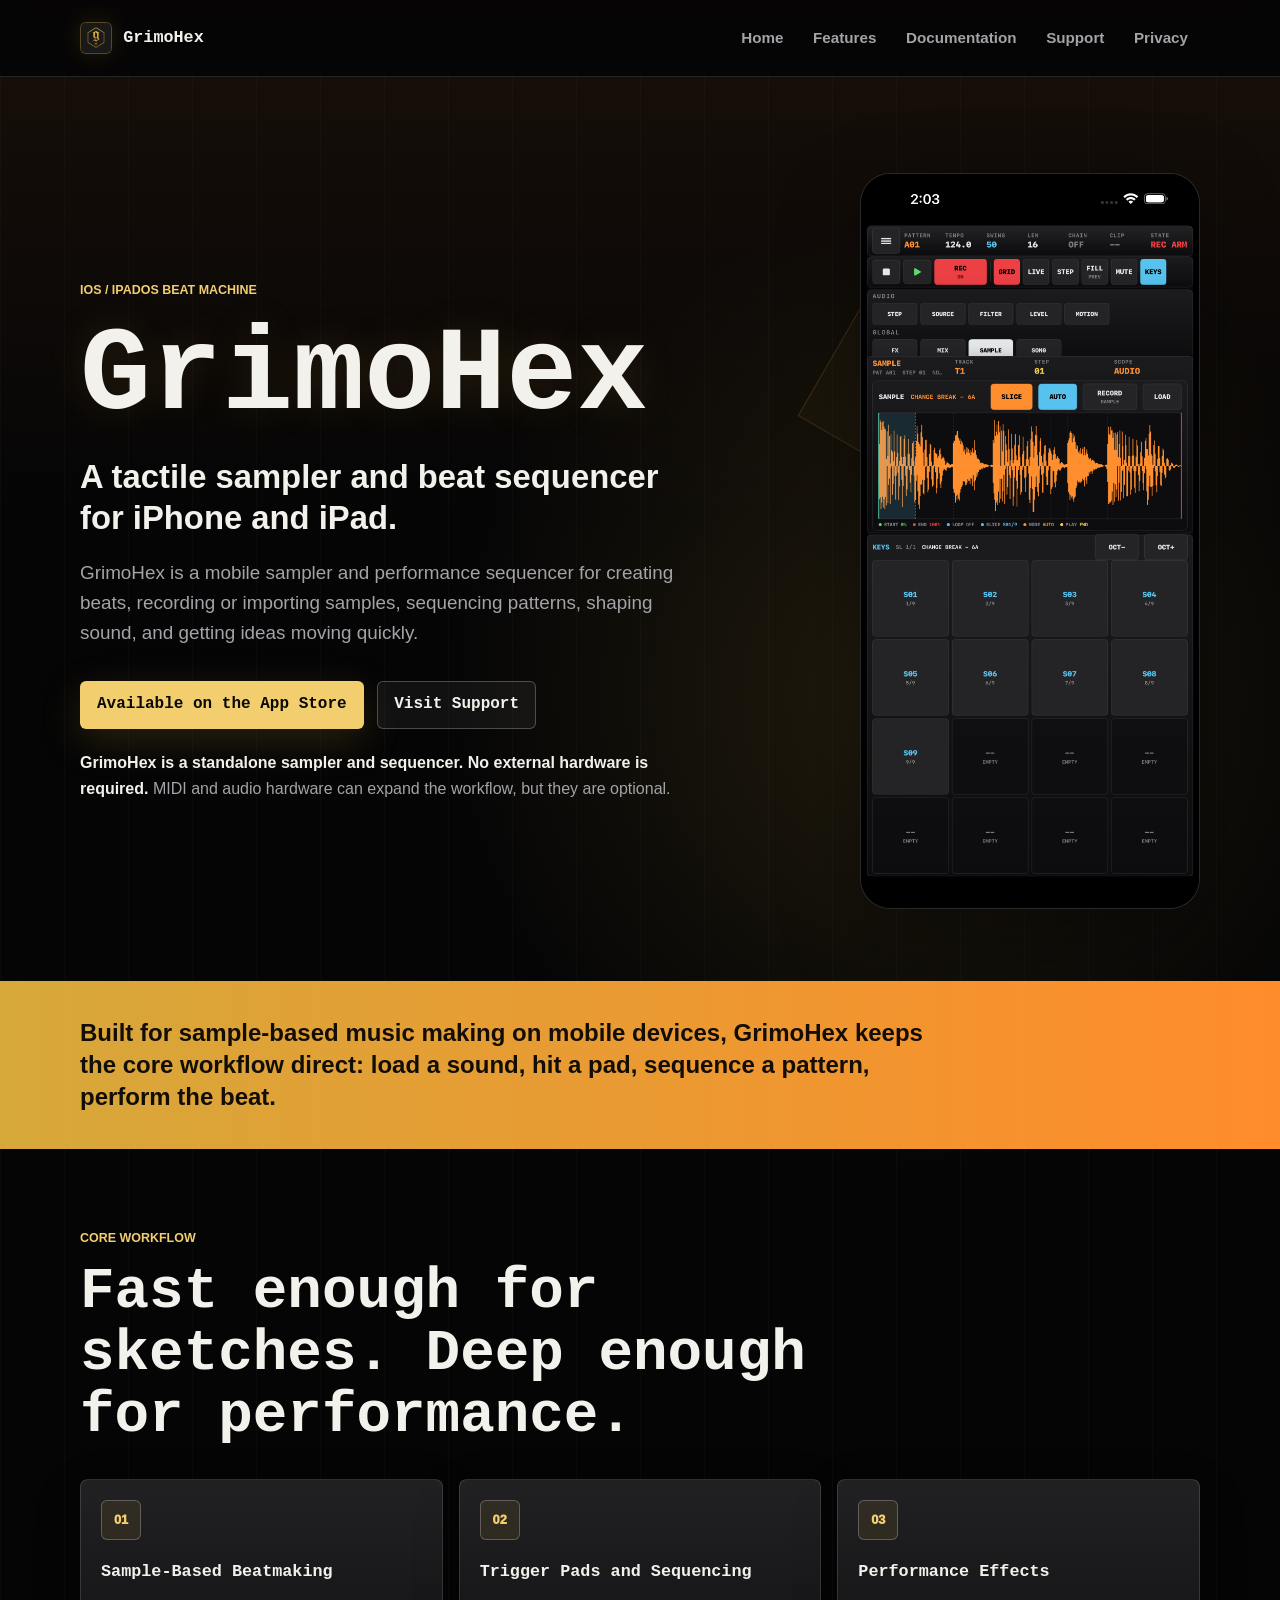
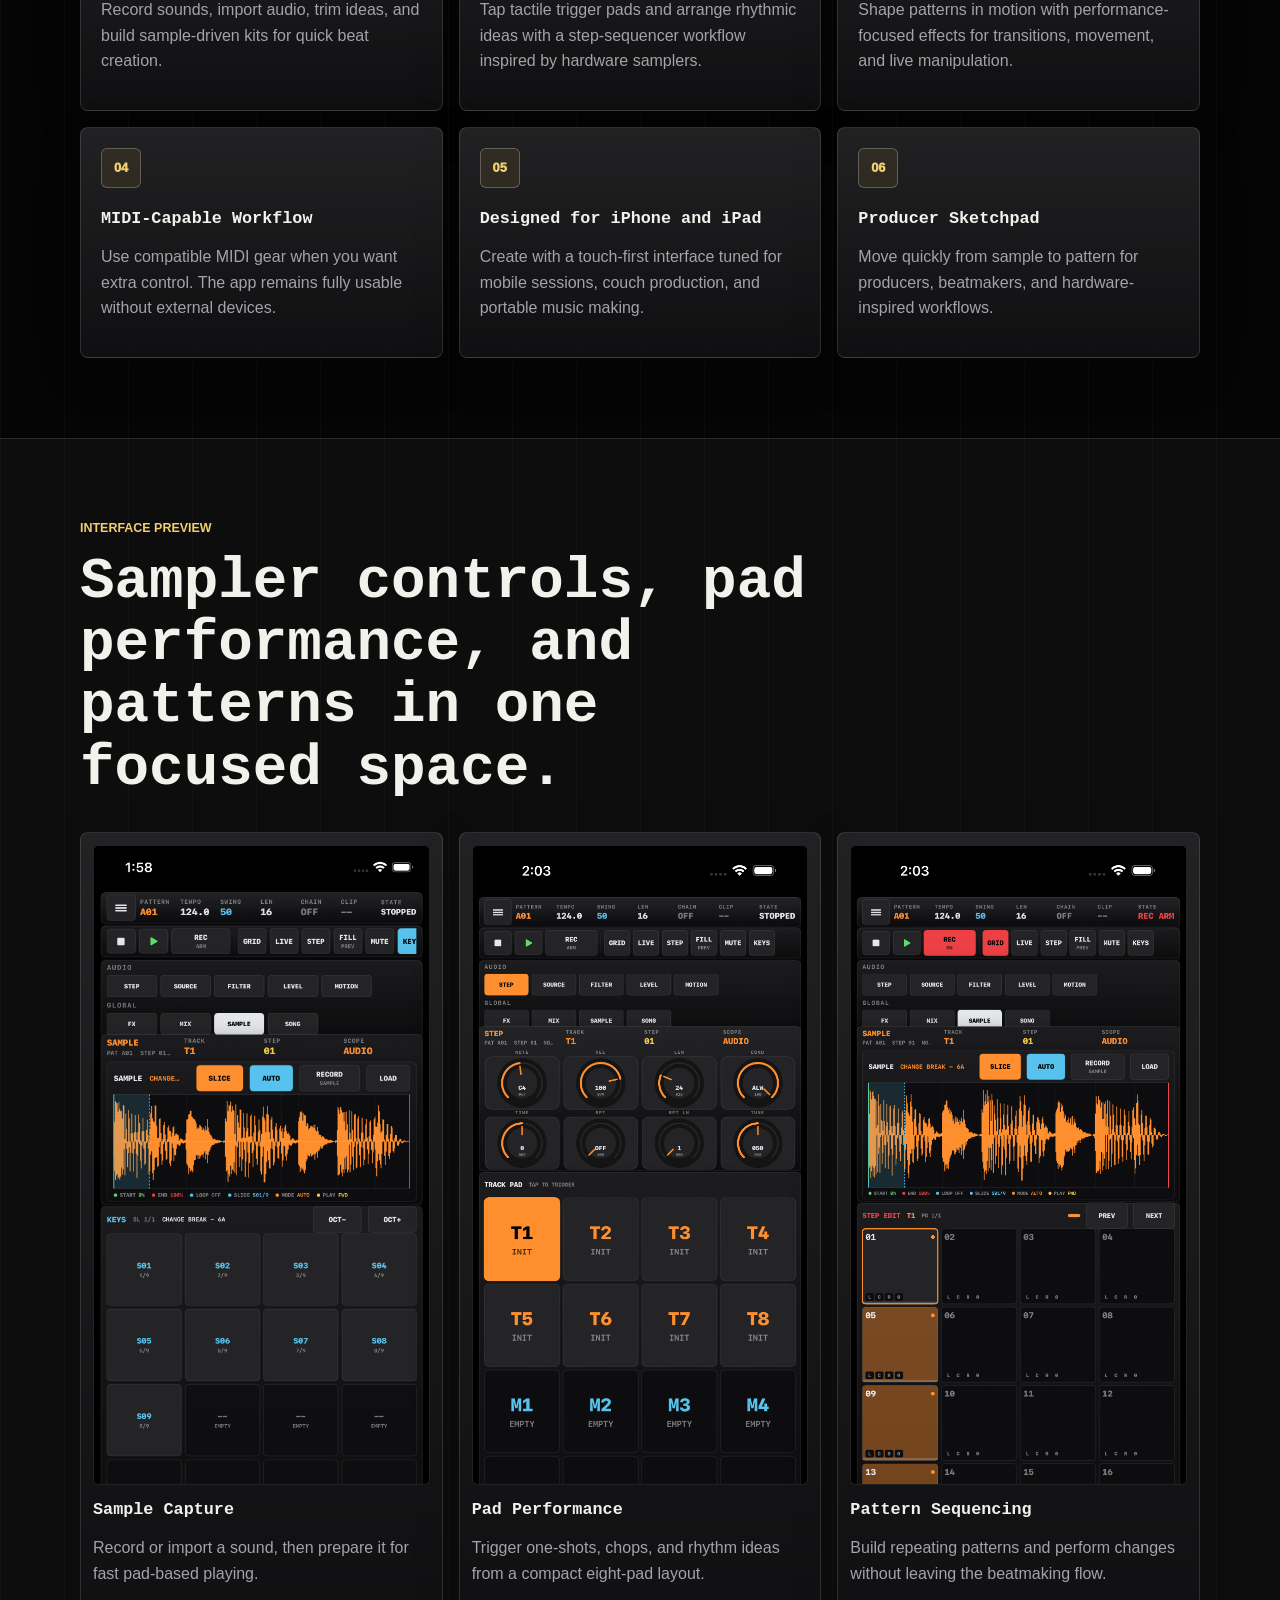
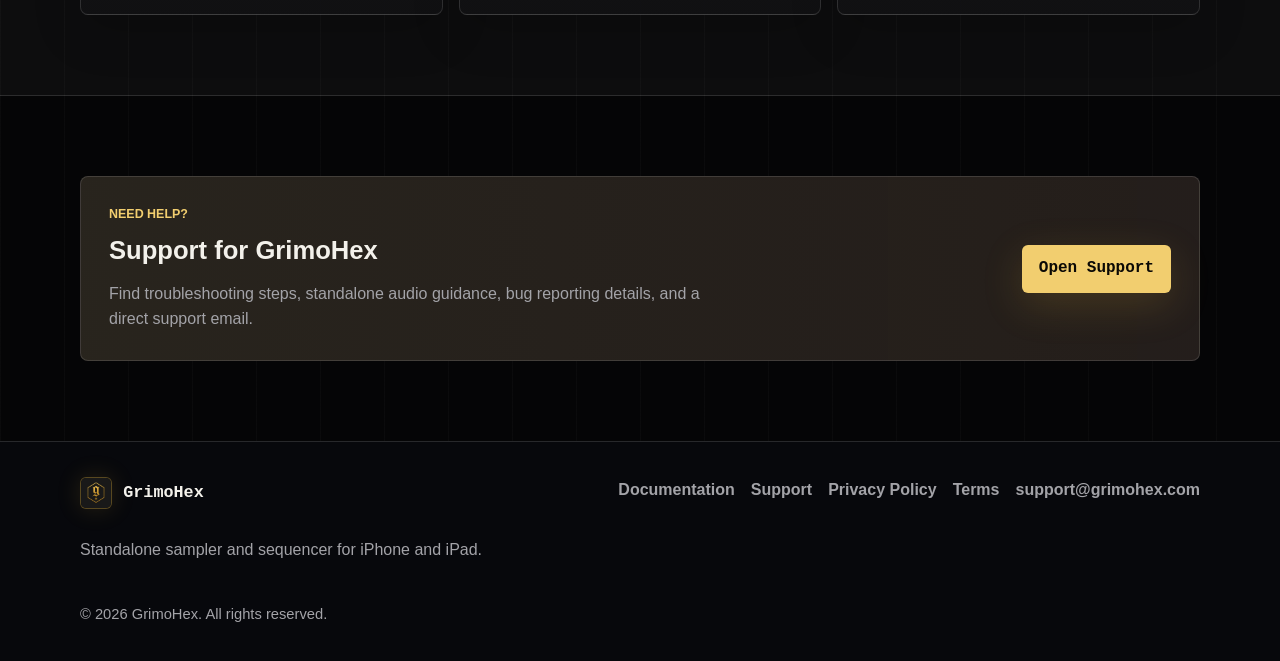
<file: index.html>
<!doctype html>
<html lang="en">
<head>
  <meta charset="utf-8">
  <meta name="viewport" content="width=device-width, initial-scale=1">
  <title>GrimoHex | Tactile Sampler and Beat Sequencer for iPhone and iPad</title>
  <meta name="description" content="GrimoHex is a standalone iOS and iPadOS sampler, beat machine, and performance sequencer for fast sample-based music creation.">
  <meta name="theme-color" content="#08090d">
  <meta property="og:title" content="GrimoHex">
  <meta property="og:description" content="A tactile sampler and beat sequencer for iPhone and iPad.">
  <meta property="og:type" content="website">
  <meta property="og:url" content="https://grimohex.com/">
  <meta property="og:site_name" content="GrimoHex">
  <meta property="og:image" content="https://grimohex.com/assets/grimohex-icon.png">
  <link rel="canonical" href="https://grimohex.com/">
  <link rel="icon" type="image/png" href="assets/favicon-32.png">
  <link rel="apple-touch-icon" href="assets/grimohex-icon-180.png">
  <link rel="stylesheet" href="css/styles.css">
</head>
<body>
  <a class="skip-link" href="#main">Skip to content</a>

  <header class="site-header">
    <nav class="nav wrap" aria-label="Primary navigation">
      <a class="brand" href="index.html" aria-label="GrimoHex home">
        <img class="brand-mark" src="assets/grimohex-icon-180.png" alt="" aria-hidden="true">
        <span>GrimoHex</span>
      </a>
      <div class="nav-links">
        <a href="index.html">Home</a>
        <a href="#features">Features</a>
        <a href="docs.html">Documentation</a>
        <a href="support.html">Support</a>
        <a href="privacy.html">Privacy</a>
      </div>
    </nav>
  </header>

  <main id="main">
    <section class="hero">
      <div class="wrap hero-grid">
        <div class="hero-copy">
          <p class="eyebrow">iOS / iPadOS beat machine</p>
          <h1>GrimoHex</h1>
          <p class="tagline">A tactile sampler and beat sequencer for iPhone and iPad.</p>
          <p class="lede">GrimoHex is a mobile sampler and performance sequencer for creating beats, recording or importing samples, sequencing patterns, shaping sound, and getting ideas moving quickly.</p>
          <div class="hero-actions" aria-label="Primary actions">
            <span class="button button-primary" aria-label="Available on the App Store">Available on the App Store</span>
            <a class="button button-secondary" href="support.html">Visit Support</a>
          </div>
          <p class="hardware-note"><strong>GrimoHex is a standalone sampler and sequencer. No external hardware is required.</strong> MIDI and audio hardware can expand the workflow, but they are optional.</p>
        </div>

        <div class="product-showcase" aria-label="GrimoHex app icon and screenshot preview">
          <div class="screenshot-phone screenshot-phone-main">
            <img src="assets/screenshots/sample-keys-rec-17-pro-max.png" alt="GrimoHex sample editor with keys mode on iPhone">
          </div>
        </div>
      </div>
    </section>

    <section class="section strip">
      <div class="wrap statement">
        <p>Built for sample-based music making on mobile devices, GrimoHex keeps the core workflow direct: load a sound, hit a pad, sequence a pattern, perform the beat.</p>
      </div>
    </section>

    <section class="section" id="features">
      <div class="wrap">
        <div class="section-heading">
          <p class="eyebrow">Core workflow</p>
          <h2>Fast enough for sketches. Deep enough for performance.</h2>
        </div>
        <div class="feature-grid">
          <article class="feature-card">
            <span class="icon-slab" aria-hidden="true">01</span>
            <h3>Sample-Based Beatmaking</h3>
            <p>Record sounds, import audio, trim ideas, and build sample-driven kits for quick beat creation.</p>
          </article>
          <article class="feature-card">
            <span class="icon-slab" aria-hidden="true">02</span>
            <h3>Trigger Pads and Sequencing</h3>
            <p>Tap tactile trigger pads and arrange rhythmic ideas with a step-sequencer workflow inspired by hardware samplers.</p>
          </article>
          <article class="feature-card">
            <span class="icon-slab" aria-hidden="true">03</span>
            <h3>Performance Effects</h3>
            <p>Shape patterns in motion with performance-focused effects for transitions, movement, and live manipulation.</p>
          </article>
          <article class="feature-card">
            <span class="icon-slab" aria-hidden="true">04</span>
            <h3>MIDI-Capable Workflow</h3>
            <p>Use compatible MIDI gear when you want extra control. The app remains fully usable without external devices.</p>
          </article>
          <article class="feature-card">
            <span class="icon-slab" aria-hidden="true">05</span>
            <h3>Designed for iPhone and iPad</h3>
            <p>Create with a touch-first interface tuned for mobile sessions, couch production, and portable music making.</p>
          </article>
          <article class="feature-card">
            <span class="icon-slab" aria-hidden="true">06</span>
            <h3>Producer Sketchpad</h3>
            <p>Move quickly from sample to pattern for producers, beatmakers, and hardware-inspired workflows.</p>
          </article>
        </div>
      </div>
    </section>

    <section class="section section-alt" aria-labelledby="preview-title">
      <div class="wrap">
        <div class="section-heading">
          <p class="eyebrow">Interface preview</p>
          <h2 id="preview-title">Sampler controls, pad performance, and patterns in one focused space.</h2>
        </div>
        <div class="preview-grid screenshot-grid">
          <article class="preview-card screenshot-card">
            <img src="assets/screenshots/sample-keys-17e.png" alt="GrimoHex sample slicing and key pads view on iPhone">
            <h3>Sample Capture</h3>
            <p>Record or import a sound, then prepare it for fast pad-based playing.</p>
          </article>
          <article class="preview-card screenshot-card">
            <img src="assets/screenshots/step-pad-17-pro-max.png" alt="GrimoHex track pad and step controls on iPhone">
            <h3>Pad Performance</h3>
            <p>Trigger one-shots, chops, and rhythm ideas from a compact eight-pad layout.</p>
          </article>
          <article class="preview-card screenshot-card">
            <img src="assets/screenshots/sample-step-edit-17-pro-max.png" alt="GrimoHex sample waveform and step edit grid on iPhone">
            <h3>Pattern Sequencing</h3>
            <p>Build repeating patterns and perform changes without leaving the beatmaking flow.</p>
          </article>
        </div>
      </div>
    </section>

    <section class="section">
      <div class="wrap support-callout">
        <div>
          <p class="eyebrow">Need help?</p>
          <h2>Support for GrimoHex</h2>
          <p>Find troubleshooting steps, standalone audio guidance, bug reporting details, and a direct support email.</p>
        </div>
        <a class="button button-primary" href="support.html">Open Support</a>
      </div>
    </section>
  </main>

  <footer class="site-footer">
    <div class="wrap footer-grid">
      <div>
        <a class="brand footer-brand" href="index.html" aria-label="GrimoHex home">
          <img class="brand-mark" src="assets/grimohex-icon-180.png" alt="" aria-hidden="true">
          <span>GrimoHex</span>
        </a>
        <p>Standalone sampler and sequencer for iPhone and iPad.</p>
      </div>
      <nav class="footer-links" aria-label="Footer navigation">
        <a href="docs.html">Documentation</a>
        <a href="support.html">Support</a>
        <a href="privacy.html">Privacy Policy</a>
        <a href="terms.html">Terms</a>
        <a href="mailto:support@grimohex.com">support@grimohex.com</a>
      </nav>
      <p class="copyright">&copy; 2026 GrimoHex. All rights reserved.</p>
    </div>
  </footer>
</body>
</html>
</file>
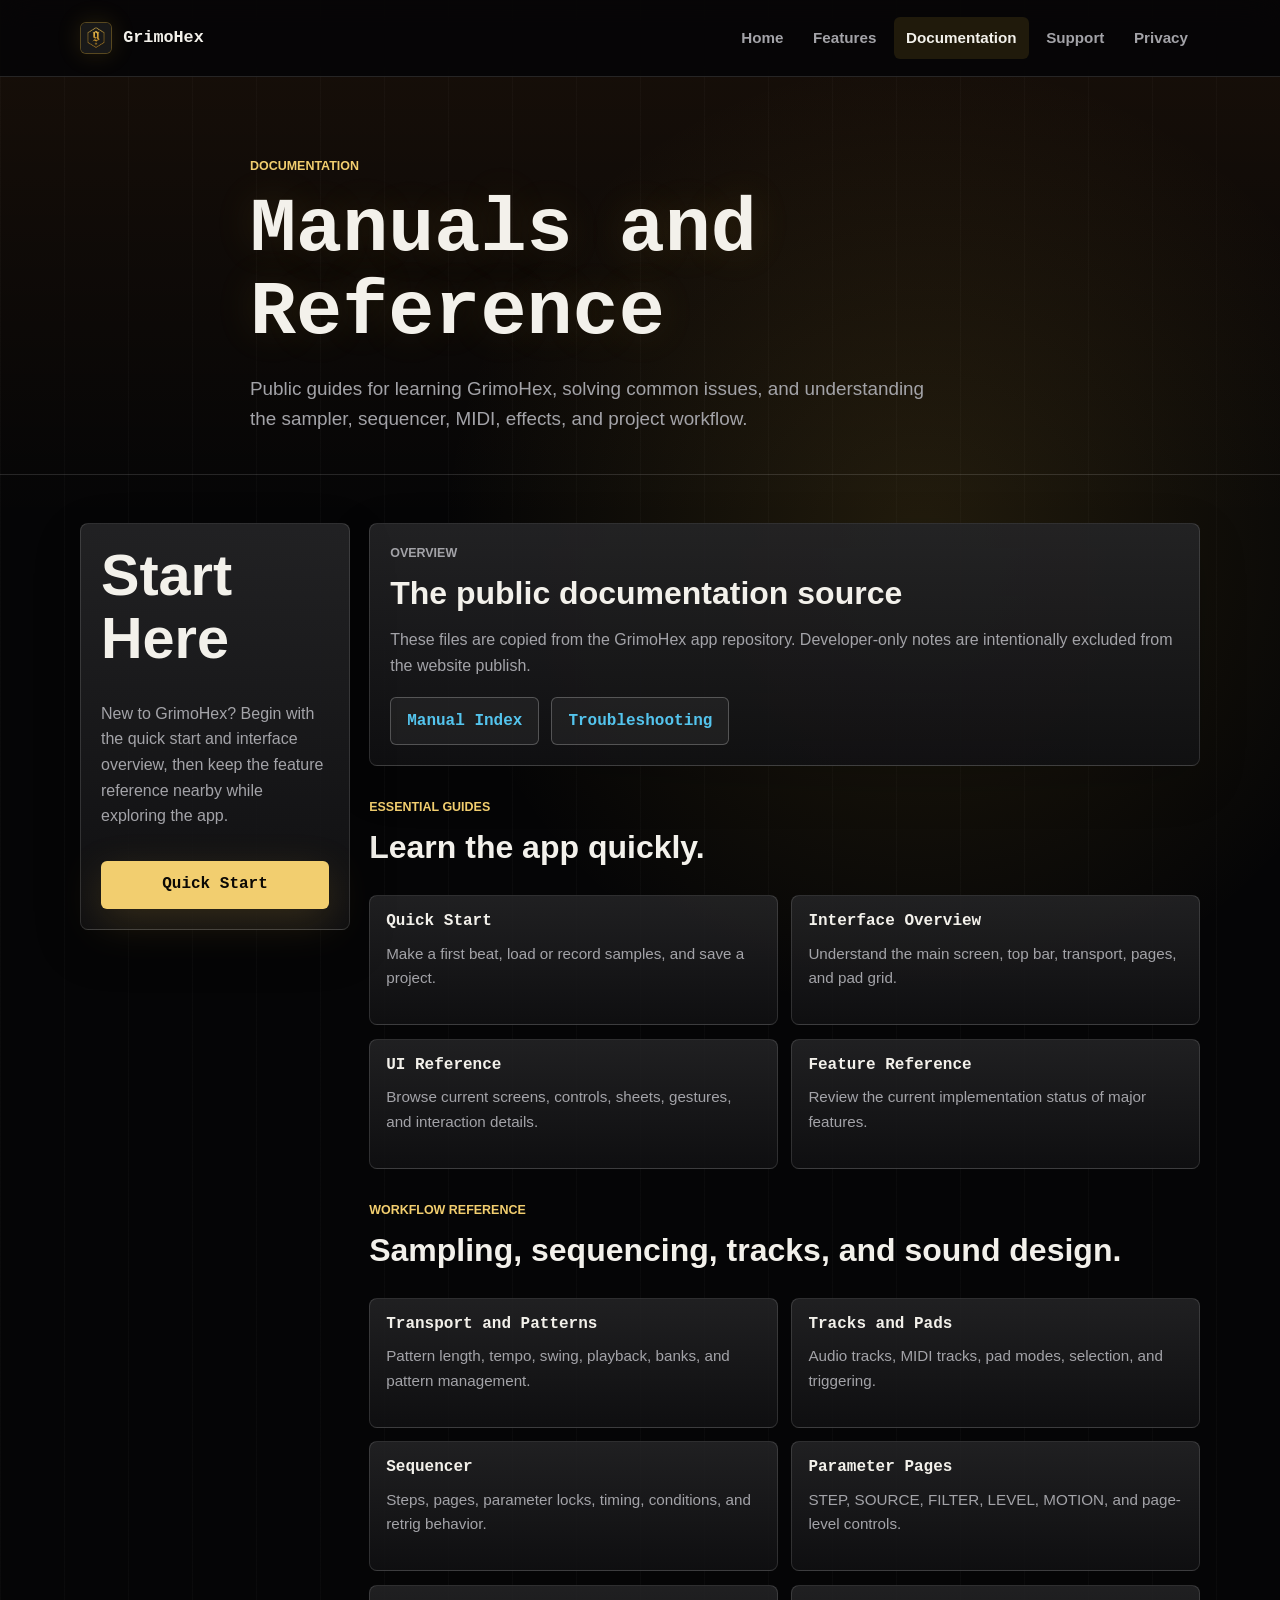
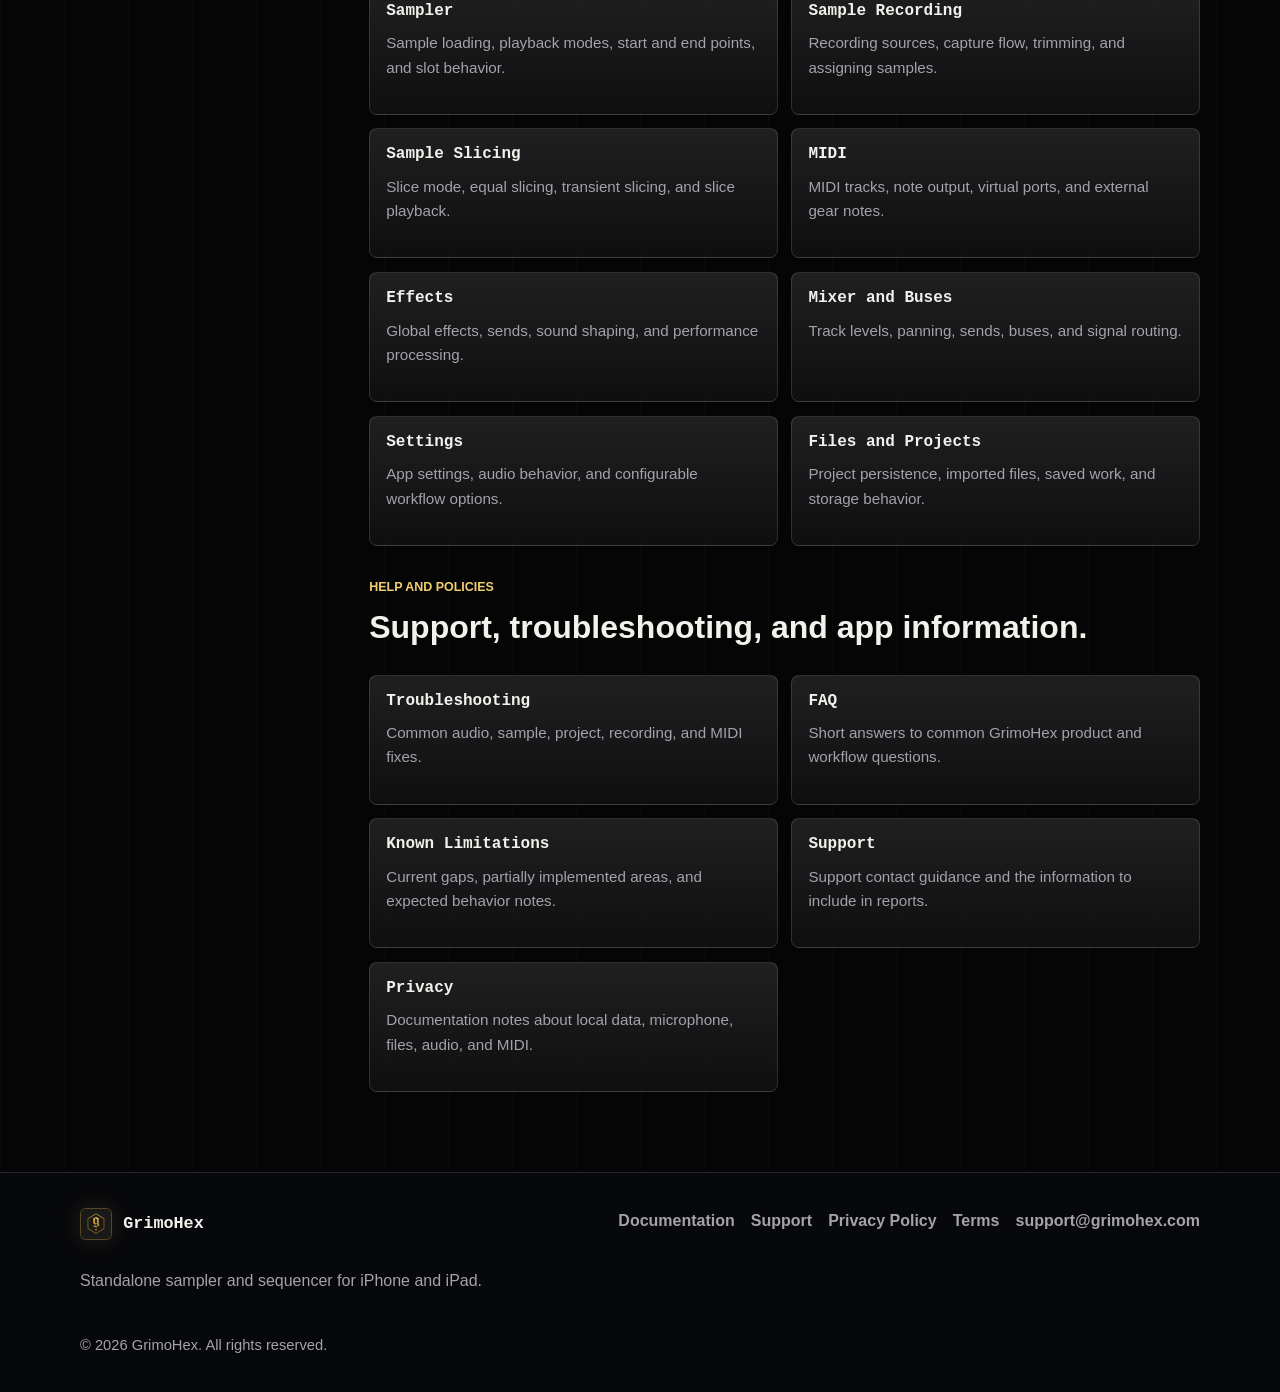
<file: docs.html>
<!doctype html>
<html lang="en">
<head>
  <meta charset="utf-8">
  <meta name="viewport" content="width=device-width, initial-scale=1">
  <title>GrimoHex Documentation | Manuals and Reference</title>
  <meta name="description" content="Browse GrimoHex public documentation, including quick start, interface reference, sampler, sequencer, MIDI, effects, troubleshooting, and support guides.">
  <meta name="theme-color" content="#08090d">
  <meta property="og:title" content="GrimoHex Documentation">
  <meta property="og:description" content="Manuals and reference docs for the GrimoHex iOS and iPadOS sampler and sequencer.">
  <meta property="og:type" content="website">
  <meta property="og:url" content="https://grimohex.com/docs.html">
  <meta property="og:site_name" content="GrimoHex">
  <meta property="og:image" content="https://grimohex.com/assets/grimohex-icon.png">
  <link rel="canonical" href="https://grimohex.com/docs.html">
  <link rel="icon" type="image/png" href="assets/favicon-32.png">
  <link rel="apple-touch-icon" href="assets/grimohex-icon-180.png">
  <link rel="stylesheet" href="css/styles.css">
  <script src="js/docs.js" defer></script>
</head>
<body>
  <a class="skip-link" href="#main">Skip to content</a>

  <header class="site-header">
    <nav class="nav wrap" aria-label="Primary navigation">
      <a class="brand" href="index.html" aria-label="GrimoHex home">
        <img class="brand-mark" src="assets/grimohex-icon-180.png" alt="" aria-hidden="true">
        <span>GrimoHex</span>
      </a>
      <div class="nav-links">
        <a href="index.html">Home</a>
        <a href="index.html#features">Features</a>
        <a aria-current="page" href="docs.html">Documentation</a>
        <a href="support.html">Support</a>
        <a href="privacy.html">Privacy</a>
      </div>
    </nav>
  </header>

  <main id="main">
    <section class="page-hero docs-hero">
      <div class="wrap narrow">
        <p class="eyebrow">Documentation</p>
        <h1 id="docs-page-title">Manuals and Reference</h1>
        <p class="lede" id="docs-page-lede">Public guides for learning GrimoHex, solving common issues, and understanding the sampler, sequencer, MIDI, effects, and project workflow.</p>
      </div>
    </section>

    <section class="section section-tight" id="docs-index-section">
      <div class="wrap docs-layout">
        <aside class="contact-panel docs-panel" aria-labelledby="docs-start-title">
          <h2 id="docs-start-title">Start Here</h2>
          <p>New to GrimoHex? Begin with the quick start and interface overview, then keep the feature reference nearby while exploring the app.</p>
          <a class="button button-primary" href="docs.html?doc=manual/quick-start">Quick Start</a>
        </aside>

        <div class="docs-content">
          <section class="content-block docs-featured" aria-labelledby="overview-title">
            <p class="eyebrow">Overview</p>
            <h2 id="overview-title">The public documentation source</h2>
            <p>These files are copied from the GrimoHex app repository. Developer-only notes are intentionally excluded from the website publish.</p>
            <div class="docs-actions" aria-label="Documentation overview links">
              <a class="button button-secondary" href="docs.html?doc=manual/index">Manual Index</a>
              <a class="button button-secondary" href="docs.html?doc=manual/troubleshooting">Troubleshooting</a>
            </div>
          </section>

          <section class="docs-section" aria-labelledby="essential-title">
            <div class="section-heading docs-section-heading">
              <p class="eyebrow">Essential Guides</p>
              <h2 id="essential-title">Learn the app quickly.</h2>
            </div>
            <div class="docs-link-grid">
              <a class="doc-link-card" href="docs.html?doc=manual/quick-start">
                <span>Quick Start</span>
                <p>Make a first beat, load or record samples, and save a project.</p>
              </a>
              <a class="doc-link-card" href="docs.html?doc=manual/interface-overview">
                <span>Interface Overview</span>
                <p>Understand the main screen, top bar, transport, pages, and pad grid.</p>
              </a>
              <a class="doc-link-card" href="docs.html?doc=manual/ui-reference">
                <span>UI Reference</span>
                <p>Browse current screens, controls, sheets, gestures, and interaction details.</p>
              </a>
              <a class="doc-link-card" href="docs.html?doc=manual/feature-reference">
                <span>Feature Reference</span>
                <p>Review the current implementation status of major features.</p>
              </a>
            </div>
          </section>

          <section class="docs-section" aria-labelledby="workflow-title">
            <div class="section-heading docs-section-heading">
              <p class="eyebrow">Workflow Reference</p>
              <h2 id="workflow-title">Sampling, sequencing, tracks, and sound design.</h2>
            </div>
            <div class="docs-link-grid">
              <a class="doc-link-card" href="docs.html?doc=manual/transport-and-patterns">
                <span>Transport and Patterns</span>
                <p>Pattern length, tempo, swing, playback, banks, and pattern management.</p>
              </a>
              <a class="doc-link-card" href="docs.html?doc=manual/tracks-and-pads">
                <span>Tracks and Pads</span>
                <p>Audio tracks, MIDI tracks, pad modes, selection, and triggering.</p>
              </a>
              <a class="doc-link-card" href="docs.html?doc=manual/sequencer">
                <span>Sequencer</span>
                <p>Steps, pages, parameter locks, timing, conditions, and retrig behavior.</p>
              </a>
              <a class="doc-link-card" href="docs.html?doc=manual/parameter-pages">
                <span>Parameter Pages</span>
                <p>STEP, SOURCE, FILTER, LEVEL, MOTION, and page-level controls.</p>
              </a>
              <a class="doc-link-card" href="docs.html?doc=manual/sampler">
                <span>Sampler</span>
                <p>Sample loading, playback modes, start and end points, and slot behavior.</p>
              </a>
              <a class="doc-link-card" href="docs.html?doc=manual/sample-recording">
                <span>Sample Recording</span>
                <p>Recording sources, capture flow, trimming, and assigning samples.</p>
              </a>
              <a class="doc-link-card" href="docs.html?doc=manual/sample-slicing">
                <span>Sample Slicing</span>
                <p>Slice mode, equal slicing, transient slicing, and slice playback.</p>
              </a>
              <a class="doc-link-card" href="docs.html?doc=manual/midi">
                <span>MIDI</span>
                <p>MIDI tracks, note output, virtual ports, and external gear notes.</p>
              </a>
              <a class="doc-link-card" href="docs.html?doc=manual/effects">
                <span>Effects</span>
                <p>Global effects, sends, sound shaping, and performance processing.</p>
              </a>
              <a class="doc-link-card" href="docs.html?doc=manual/mixer-and-buses">
                <span>Mixer and Buses</span>
                <p>Track levels, panning, sends, buses, and signal routing.</p>
              </a>
              <a class="doc-link-card" href="docs.html?doc=manual/settings">
                <span>Settings</span>
                <p>App settings, audio behavior, and configurable workflow options.</p>
              </a>
              <a class="doc-link-card" href="docs.html?doc=manual/files-and-projects">
                <span>Files and Projects</span>
                <p>Project persistence, imported files, saved work, and storage behavior.</p>
              </a>
            </div>
          </section>

          <section class="docs-section" aria-labelledby="help-title">
            <div class="section-heading docs-section-heading">
              <p class="eyebrow">Help and Policies</p>
              <h2 id="help-title">Support, troubleshooting, and app information.</h2>
            </div>
            <div class="docs-link-grid">
              <a class="doc-link-card" href="docs.html?doc=manual/troubleshooting">
                <span>Troubleshooting</span>
                <p>Common audio, sample, project, recording, and MIDI fixes.</p>
              </a>
              <a class="doc-link-card" href="docs.html?doc=manual/faq">
                <span>FAQ</span>
                <p>Short answers to common GrimoHex product and workflow questions.</p>
              </a>
              <a class="doc-link-card" href="docs.html?doc=manual/known-limitations">
                <span>Known Limitations</span>
                <p>Current gaps, partially implemented areas, and expected behavior notes.</p>
              </a>
              <a class="doc-link-card" href="docs.html?doc=manual/support">
                <span>Support</span>
                <p>Support contact guidance and the information to include in reports.</p>
              </a>
              <a class="doc-link-card" href="docs.html?doc=manual/privacy">
                <span>Privacy</span>
                <p>Documentation notes about local data, microphone, files, audio, and MIDI.</p>
              </a>
            </div>
          </section>
        </div>
      </div>
    </section>

    <section class="section section-tight docs-reader-section" id="docs-reader-section" hidden>
      <div class="wrap docs-reader-layout">
        <aside class="docs-reader-nav" aria-labelledby="docs-reader-nav-title">
          <h2 id="docs-reader-nav-title">Documentation</h2>
          <nav id="docs-reader-nav" aria-label="Documentation pages"></nav>
        </aside>
        <article class="docs-reader" id="docs-reader" aria-live="polite"></article>
      </div>
    </section>
  </main>

  <footer class="site-footer">
    <div class="wrap footer-grid">
      <div>
        <a class="brand footer-brand" href="index.html" aria-label="GrimoHex home">
          <img class="brand-mark" src="assets/grimohex-icon-180.png" alt="" aria-hidden="true">
          <span>GrimoHex</span>
        </a>
        <p>Standalone sampler and sequencer for iPhone and iPad.</p>
      </div>
      <nav class="footer-links" aria-label="Footer navigation">
        <a href="docs.html">Documentation</a>
        <a href="support.html">Support</a>
        <a href="privacy.html">Privacy Policy</a>
        <a href="terms.html">Terms</a>
        <a href="mailto:support@grimohex.com">support@grimohex.com</a>
      </nav>
      <p class="copyright">&copy; 2026 GrimoHex. All rights reserved.</p>
    </div>
  </footer>
</body>
</html>
</file>
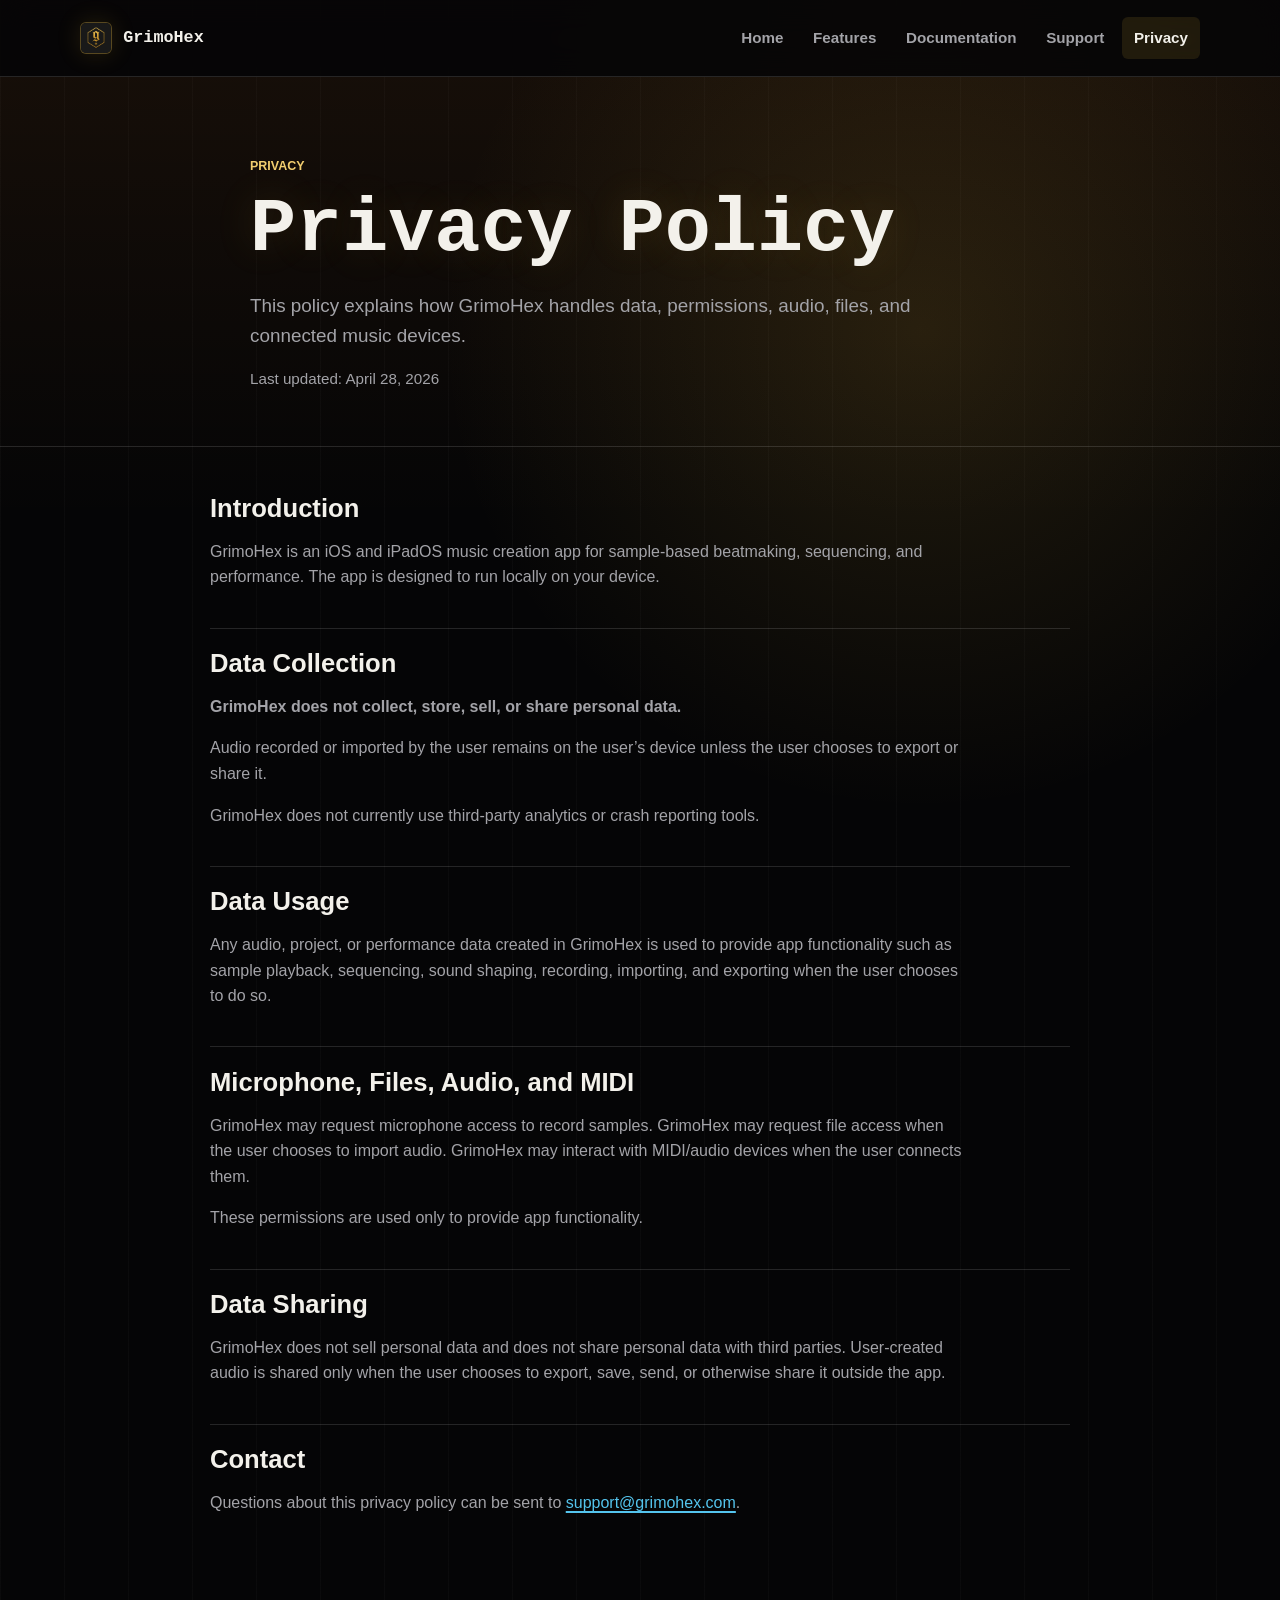
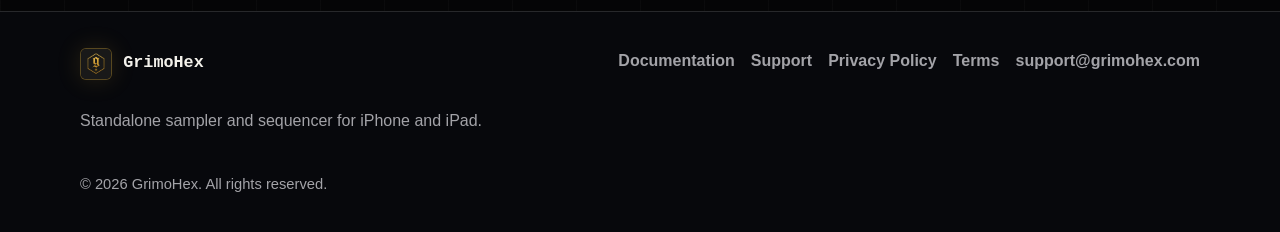
<file: privacy.html>
<!doctype html>
<html lang="en">
<head>
  <meta charset="utf-8">
  <meta name="viewport" content="width=device-width, initial-scale=1">
  <title>GrimoHex Privacy Policy | iOS Sampler and Sequencer</title>
  <meta name="description" content="Privacy policy for GrimoHex, including data collection, microphone, files, audio, MIDI, analytics, and support contact information.">
  <meta name="theme-color" content="#08090d">
  <meta property="og:title" content="GrimoHex Privacy Policy">
  <meta property="og:description" content="Read how GrimoHex handles personal data, audio, microphone, files, and MIDI permissions.">
  <meta property="og:type" content="website">
  <meta property="og:url" content="https://grimohex.com/privacy.html">
  <meta property="og:site_name" content="GrimoHex">
  <meta property="og:image" content="https://grimohex.com/assets/grimohex-icon.png">
  <link rel="canonical" href="https://grimohex.com/privacy.html">
  <link rel="icon" type="image/png" href="assets/favicon-32.png">
  <link rel="apple-touch-icon" href="assets/grimohex-icon-180.png">
  <link rel="stylesheet" href="css/styles.css">
</head>
<body>
  <a class="skip-link" href="#main">Skip to content</a>

  <header class="site-header">
    <nav class="nav wrap" aria-label="Primary navigation">
      <a class="brand" href="index.html" aria-label="GrimoHex home">
        <img class="brand-mark" src="assets/grimohex-icon-180.png" alt="" aria-hidden="true">
        <span>GrimoHex</span>
      </a>
      <div class="nav-links">
        <a href="index.html">Home</a>
        <a href="index.html#features">Features</a>
        <a href="docs.html">Documentation</a>
        <a href="support.html">Support</a>
        <a aria-current="page" href="privacy.html">Privacy</a>
      </div>
    </nav>
  </header>

  <main id="main">
    <section class="page-hero">
      <div class="wrap narrow">
        <p class="eyebrow">Privacy</p>
        <h1>Privacy Policy</h1>
        <p class="lede">This policy explains how GrimoHex handles data, permissions, audio, files, and connected music devices.</p>
        <p class="updated">Last updated: April 28, 2026</p>
      </div>
    </section>

    <section class="section section-tight">
      <article class="wrap policy-article">
        <section class="policy-section">
          <h2>Introduction</h2>
          <p>GrimoHex is an iOS and iPadOS music creation app for sample-based beatmaking, sequencing, and performance. The app is designed to run locally on your device.</p>
        </section>

        <section class="policy-section">
          <h2>Data Collection</h2>
          <p><strong>GrimoHex does not collect, store, sell, or share personal data.</strong></p>
          <p>Audio recorded or imported by the user remains on the user&rsquo;s device unless the user chooses to export or share it.</p>
          <p>GrimoHex does not currently use third-party analytics or crash reporting tools.</p>
          <!-- Future developers: update this policy before adding analytics, crash reporting, remote logging, accounts, cloud sync, or any third-party SDK that collects user or device data. -->
        </section>

        <section class="policy-section">
          <h2>Data Usage</h2>
          <p>Any audio, project, or performance data created in GrimoHex is used to provide app functionality such as sample playback, sequencing, sound shaping, recording, importing, and exporting when the user chooses to do so.</p>
        </section>

        <section class="policy-section">
          <h2>Microphone, Files, Audio, and MIDI</h2>
          <p>GrimoHex may request microphone access to record samples. GrimoHex may request file access when the user chooses to import audio. GrimoHex may interact with MIDI/audio devices when the user connects them.</p>
          <p>These permissions are used only to provide app functionality.</p>
        </section>

        <section class="policy-section">
          <h2>Data Sharing</h2>
          <p>GrimoHex does not sell personal data and does not share personal data with third parties. User-created audio is shared only when the user chooses to export, save, send, or otherwise share it outside the app.</p>
        </section>

        <section class="policy-section">
          <h2>Contact</h2>
          <p>Questions about this privacy policy can be sent to <a href="mailto:support@grimohex.com">support@grimohex.com</a>.</p>
        </section>
      </article>
    </section>
  </main>

  <footer class="site-footer">
    <div class="wrap footer-grid">
      <div>
        <a class="brand footer-brand" href="index.html" aria-label="GrimoHex home">
          <img class="brand-mark" src="assets/grimohex-icon-180.png" alt="" aria-hidden="true">
          <span>GrimoHex</span>
        </a>
        <p>Standalone sampler and sequencer for iPhone and iPad.</p>
      </div>
      <nav class="footer-links" aria-label="Footer navigation">
        <a href="docs.html">Documentation</a>
        <a href="support.html">Support</a>
        <a href="privacy.html">Privacy Policy</a>
        <a href="terms.html">Terms</a>
        <a href="mailto:support@grimohex.com">support@grimohex.com</a>
      </nav>
      <p class="copyright">&copy; 2026 GrimoHex. All rights reserved.</p>
    </div>
  </footer>
</body>
</html>
</file>
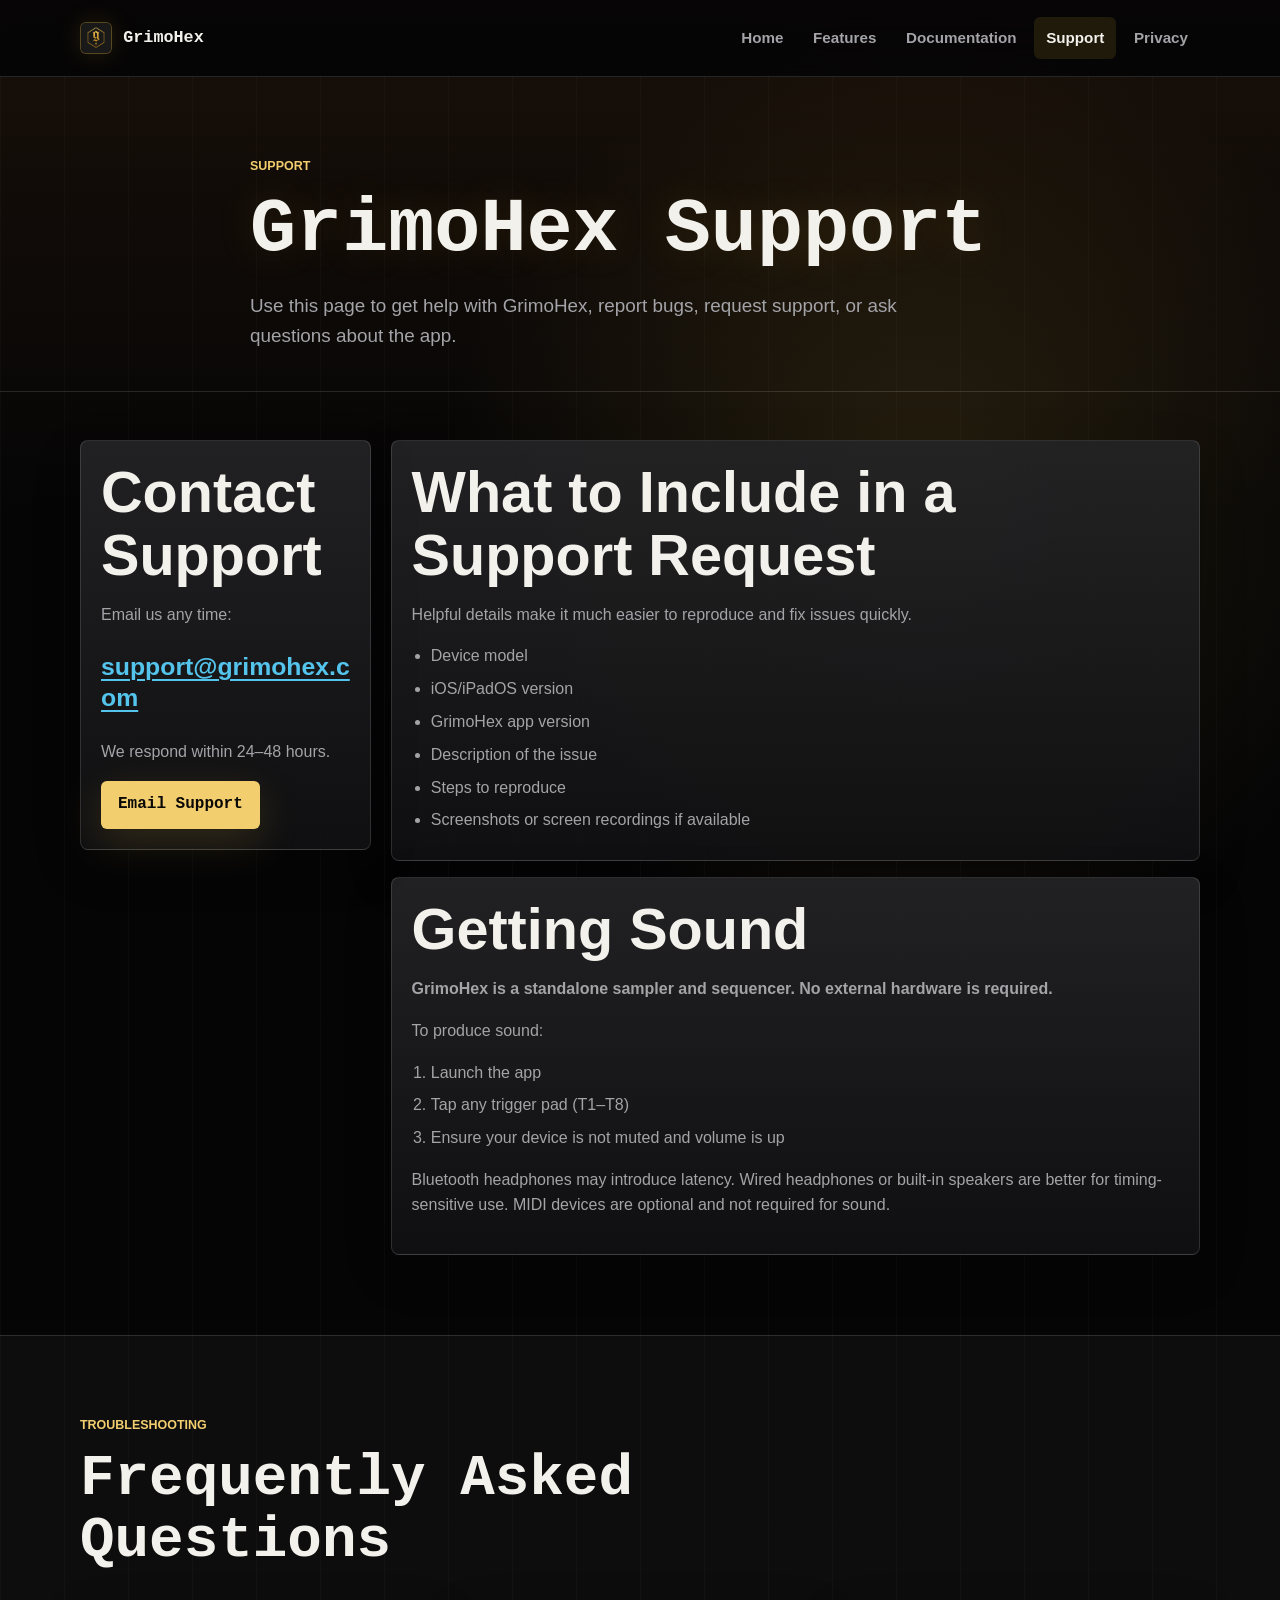
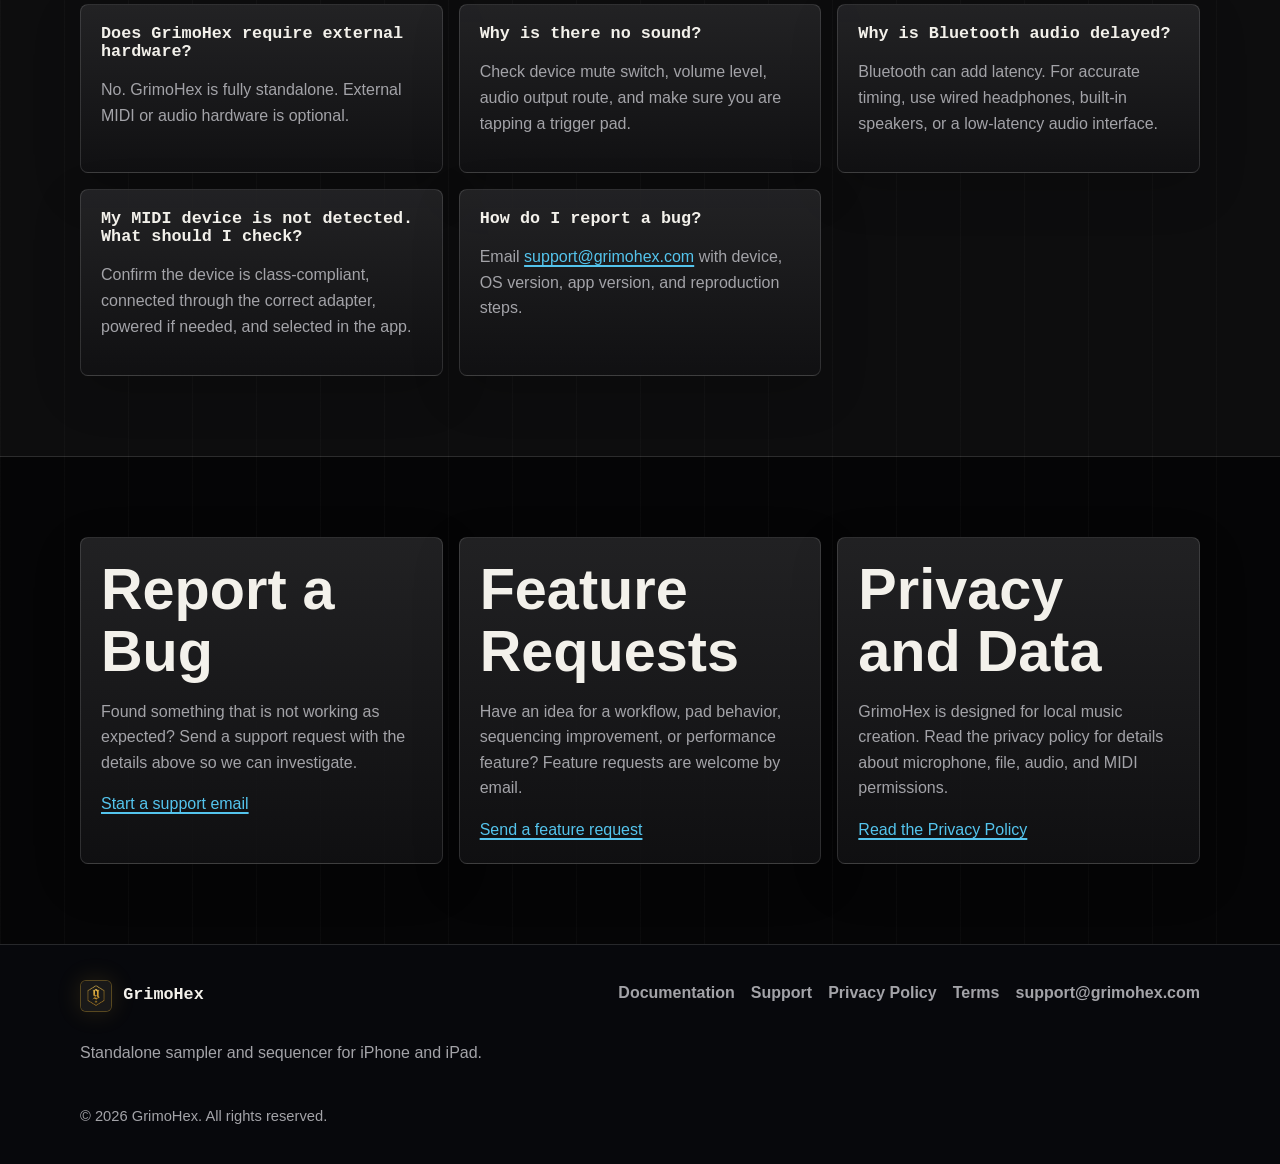
<file: support.html>
<!doctype html>
<html lang="en">
<head>
  <meta charset="utf-8">
  <meta name="viewport" content="width=device-width, initial-scale=1">
  <title>GrimoHex Support | Help for the iOS Sampler and Sequencer</title>
  <meta name="description" content="Get GrimoHex support, troubleshooting help, bug reporting details, privacy links, and contact information for the iPhone and iPad music app.">
  <meta name="theme-color" content="#08090d">
  <meta property="og:title" content="GrimoHex Support">
  <meta property="og:description" content="Contact GrimoHex support, report bugs, and find troubleshooting guidance.">
  <meta property="og:type" content="website">
  <meta property="og:url" content="https://grimohex.com/support.html">
  <meta property="og:site_name" content="GrimoHex">
  <meta property="og:image" content="https://grimohex.com/assets/grimohex-icon.png">
  <link rel="canonical" href="https://grimohex.com/support.html">
  <link rel="icon" type="image/png" href="assets/favicon-32.png">
  <link rel="apple-touch-icon" href="assets/grimohex-icon-180.png">
  <link rel="stylesheet" href="css/styles.css">
</head>
<body>
  <a class="skip-link" href="#main">Skip to content</a>

  <header class="site-header">
    <nav class="nav wrap" aria-label="Primary navigation">
      <a class="brand" href="index.html" aria-label="GrimoHex home">
        <img class="brand-mark" src="assets/grimohex-icon-180.png" alt="" aria-hidden="true">
        <span>GrimoHex</span>
      </a>
      <div class="nav-links">
        <a href="index.html">Home</a>
        <a href="index.html#features">Features</a>
        <a href="docs.html">Documentation</a>
        <a aria-current="page" href="support.html">Support</a>
        <a href="privacy.html">Privacy</a>
      </div>
    </nav>
  </header>

  <main id="main">
    <section class="page-hero">
      <div class="wrap narrow">
        <p class="eyebrow">Support</p>
        <h1>GrimoHex Support</h1>
        <p class="lede">Use this page to get help with GrimoHex, report bugs, request support, or ask questions about the app.</p>
      </div>
    </section>

    <section class="section section-tight">
      <div class="wrap support-layout">
        <aside class="contact-panel" aria-labelledby="contact-title">
          <h2 id="contact-title">Contact Support</h2>
          <p>Email us any time:</p>
          <p class="big-email"><a href="mailto:support@grimohex.com">support@grimohex.com</a></p>
          <p>We respond within 24&ndash;48 hours.</p>
          <a class="button button-primary" href="mailto:support@grimohex.com?subject=GrimoHex%20Support%20Request">Email Support</a>
        </aside>

        <div class="support-content">
          <section class="content-block" aria-labelledby="request-title">
            <h2 id="request-title">What to Include in a Support Request</h2>
            <p>Helpful details make it much easier to reproduce and fix issues quickly.</p>
            <ul class="check-list">
              <li>Device model</li>
              <li>iOS/iPadOS version</li>
              <li>GrimoHex app version</li>
              <li>Description of the issue</li>
              <li>Steps to reproduce</li>
              <li>Screenshots or screen recordings if available</li>
            </ul>
          </section>

          <section class="content-block" aria-labelledby="sound-title">
            <h2 id="sound-title">Getting Sound</h2>
            <p><strong>GrimoHex is a standalone sampler and sequencer. No external hardware is required.</strong></p>
            <p>To produce sound:</p>
            <ol class="number-list">
              <li>Launch the app</li>
              <li>Tap any trigger pad (T1&ndash;T8)</li>
              <li>Ensure your device is not muted and volume is up</li>
            </ol>
            <p>Bluetooth headphones may introduce latency. Wired headphones or built-in speakers are better for timing-sensitive use. MIDI devices are optional and not required for sound.</p>
          </section>
        </div>
      </div>
    </section>

    <section class="section section-alt">
      <div class="wrap">
        <div class="section-heading">
          <p class="eyebrow">Troubleshooting</p>
          <h2>Frequently Asked Questions</h2>
        </div>
        <div class="faq-grid">
          <article class="faq-item">
            <h3>Does GrimoHex require external hardware?</h3>
            <p>No. GrimoHex is fully standalone. External MIDI or audio hardware is optional.</p>
          </article>
          <article class="faq-item">
            <h3>Why is there no sound?</h3>
            <p>Check device mute switch, volume level, audio output route, and make sure you are tapping a trigger pad.</p>
          </article>
          <article class="faq-item">
            <h3>Why is Bluetooth audio delayed?</h3>
            <p>Bluetooth can add latency. For accurate timing, use wired headphones, built-in speakers, or a low-latency audio interface.</p>
          </article>
          <article class="faq-item">
            <h3>My MIDI device is not detected. What should I check?</h3>
            <p>Confirm the device is class-compliant, connected through the correct adapter, powered if needed, and selected in the app.</p>
          </article>
          <article class="faq-item">
            <h3>How do I report a bug?</h3>
            <p>Email <a href="mailto:support@grimohex.com?subject=GrimoHex%20Bug%20Report">support@grimohex.com</a> with device, OS version, app version, and reproduction steps.</p>
          </article>
        </div>
      </div>
    </section>

    <section class="section">
      <div class="wrap info-grid">
        <article class="content-block">
          <h2>Report a Bug</h2>
          <p>Found something that is not working as expected? Send a support request with the details above so we can investigate.</p>
          <a class="text-link" href="mailto:support@grimohex.com?subject=GrimoHex%20Support%20Request">Start a support email</a>
        </article>
        <article class="content-block">
          <h2>Feature Requests</h2>
          <p>Have an idea for a workflow, pad behavior, sequencing improvement, or performance feature? Feature requests are welcome by email.</p>
          <a class="text-link" href="mailto:support@grimohex.com?subject=GrimoHex%20Feature%20Request">Send a feature request</a>
        </article>
        <article class="content-block">
          <h2>Privacy and Data</h2>
          <p>GrimoHex is designed for local music creation. Read the privacy policy for details about microphone, file, audio, and MIDI permissions.</p>
          <a class="text-link" href="privacy.html">Read the Privacy Policy</a>
        </article>
      </div>
    </section>
  </main>

  <footer class="site-footer">
    <div class="wrap footer-grid">
      <div>
        <a class="brand footer-brand" href="index.html" aria-label="GrimoHex home">
          <img class="brand-mark" src="assets/grimohex-icon-180.png" alt="" aria-hidden="true">
          <span>GrimoHex</span>
        </a>
        <p>Standalone sampler and sequencer for iPhone and iPad.</p>
      </div>
      <nav class="footer-links" aria-label="Footer navigation">
        <a href="docs.html">Documentation</a>
        <a href="support.html">Support</a>
        <a href="privacy.html">Privacy Policy</a>
        <a href="terms.html">Terms</a>
        <a href="mailto:support@grimohex.com">support@grimohex.com</a>
      </nav>
      <p class="copyright">&copy; 2026 GrimoHex. All rights reserved.</p>
    </div>
  </footer>
</body>
</html>
</file>
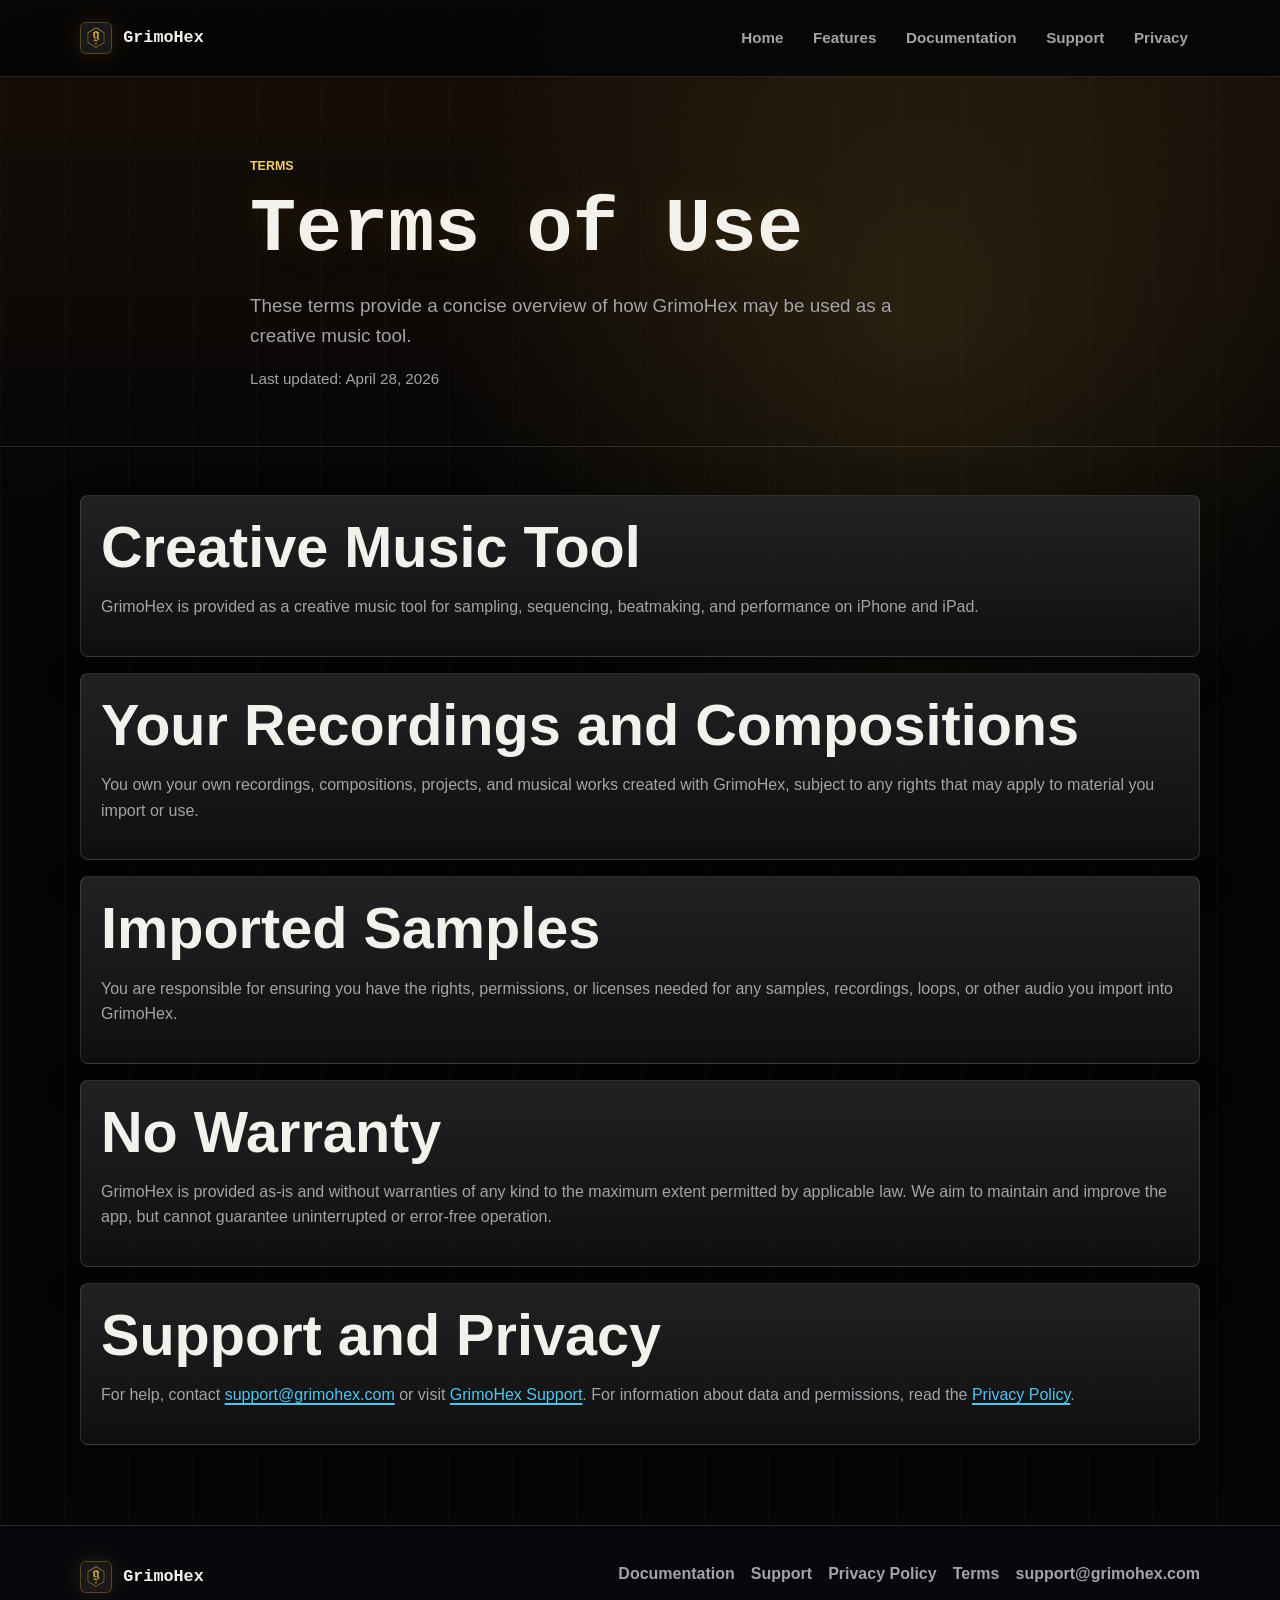
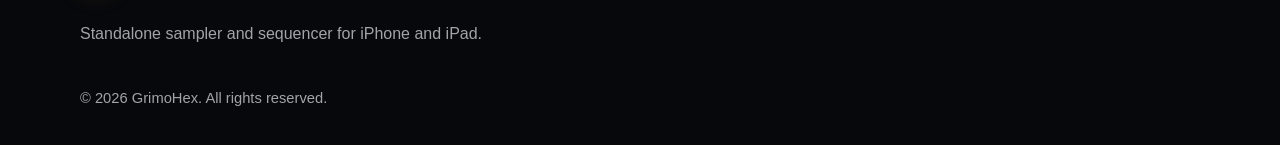
<file: terms.html>
<!doctype html>
<html lang="en">
<head>
  <meta charset="utf-8">
  <meta name="viewport" content="width=device-width, initial-scale=1">
  <title>GrimoHex Terms | iOS Music Creation App</title>
  <meta name="description" content="Terms for using GrimoHex, a creative sampler and beat sequencer for iPhone and iPad.">
  <meta name="theme-color" content="#08090d">
  <meta property="og:title" content="GrimoHex Terms">
  <meta property="og:description" content="Terms for GrimoHex, a creative music tool for iPhone and iPad.">
  <meta property="og:type" content="website">
  <meta property="og:url" content="https://grimohex.com/terms.html">
  <meta property="og:site_name" content="GrimoHex">
  <meta property="og:image" content="https://grimohex.com/assets/grimohex-icon.png">
  <link rel="canonical" href="https://grimohex.com/terms.html">
  <link rel="icon" type="image/png" href="assets/favicon-32.png">
  <link rel="apple-touch-icon" href="assets/grimohex-icon-180.png">
  <link rel="stylesheet" href="css/styles.css">
</head>
<body>
  <a class="skip-link" href="#main">Skip to content</a>

  <header class="site-header">
    <nav class="nav wrap" aria-label="Primary navigation">
      <a class="brand" href="index.html" aria-label="GrimoHex home">
        <img class="brand-mark" src="assets/grimohex-icon-180.png" alt="" aria-hidden="true">
        <span>GrimoHex</span>
      </a>
      <div class="nav-links">
        <a href="index.html">Home</a>
        <a href="index.html#features">Features</a>
        <a href="docs.html">Documentation</a>
        <a href="support.html">Support</a>
        <a href="privacy.html">Privacy</a>
      </div>
    </nav>
  </header>

  <main id="main">
    <section class="page-hero">
      <div class="wrap narrow">
        <p class="eyebrow">Terms</p>
        <h1>Terms of Use</h1>
        <p class="lede">These terms provide a concise overview of how GrimoHex may be used as a creative music tool.</p>
        <p class="updated">Last updated: April 28, 2026</p>
      </div>
    </section>

    <section class="section section-tight">
      <div class="wrap policy-content">
        <section class="content-block">
          <h2>Creative Music Tool</h2>
          <p>GrimoHex is provided as a creative music tool for sampling, sequencing, beatmaking, and performance on iPhone and iPad.</p>
        </section>

        <section class="content-block">
          <h2>Your Recordings and Compositions</h2>
          <p>You own your own recordings, compositions, projects, and musical works created with GrimoHex, subject to any rights that may apply to material you import or use.</p>
        </section>

        <section class="content-block">
          <h2>Imported Samples</h2>
          <p>You are responsible for ensuring you have the rights, permissions, or licenses needed for any samples, recordings, loops, or other audio you import into GrimoHex.</p>
        </section>

        <section class="content-block">
          <h2>No Warranty</h2>
          <p>GrimoHex is provided as-is and without warranties of any kind to the maximum extent permitted by applicable law. We aim to maintain and improve the app, but cannot guarantee uninterrupted or error-free operation.</p>
        </section>

        <section class="content-block">
          <h2>Support and Privacy</h2>
          <p>For help, contact <a href="mailto:support@grimohex.com">support@grimohex.com</a> or visit <a href="support.html">GrimoHex Support</a>. For information about data and permissions, read the <a href="privacy.html">Privacy Policy</a>.</p>
        </section>
      </div>
    </section>
  </main>

  <footer class="site-footer">
    <div class="wrap footer-grid">
      <div>
        <a class="brand footer-brand" href="index.html" aria-label="GrimoHex home">
          <img class="brand-mark" src="assets/grimohex-icon-180.png" alt="" aria-hidden="true">
          <span>GrimoHex</span>
        </a>
        <p>Standalone sampler and sequencer for iPhone and iPad.</p>
      </div>
      <nav class="footer-links" aria-label="Footer navigation">
        <a href="docs.html">Documentation</a>
        <a href="support.html">Support</a>
        <a href="privacy.html">Privacy Policy</a>
        <a href="terms.html">Terms</a>
        <a href="mailto:support@grimohex.com">support@grimohex.com</a>
      </nav>
      <p class="copyright">&copy; 2026 GrimoHex. All rights reserved.</p>
    </div>
  </footer>
</body>
</html>
</file>
<file: css/styles.css>
:root {
  color-scheme: dark;
  --bg: #050506;
  --bg-soft: #101012;
  --panel: #17171a;
  --panel-strong: #242426;
  --line: rgba(255, 255, 255, 0.13);
  --line-strong: rgba(255, 255, 255, 0.24);
  --text: #f3f1eb;
  --muted: #a3a3a8;
  --cyan: #54c4ed;
  --orange: #ff8c2a;
  --gold: #d6a83a;
  --gold-light: #f2ce6f;
  --amber: #f3d84f;
  --green: #5ee16d;
  --danger: #f33e48;
  --shadow: 0 24px 80px rgba(0, 0, 0, 0.35);
  --radius: 8px;
  --radius-sm: 6px;
  --max: 1120px;
}

* {
  box-sizing: border-box;
}

html {
  scroll-behavior: smooth;
}

body {
  margin: 0;
  background:
    radial-gradient(circle at 72% 18%, rgba(214, 168, 58, 0.14), transparent 30rem),
    linear-gradient(180deg, rgba(255, 140, 42, 0.08), transparent 520px),
    repeating-linear-gradient(90deg, rgba(255, 255, 255, 0.025) 0 1px, transparent 1px 64px),
    var(--bg);
  color: var(--text);
  font-family: -apple-system, BlinkMacSystemFont, "Segoe UI", Roboto, Helvetica, Arial, sans-serif;
  font-size: 16px;
  line-height: 1.6;
  overflow-x: hidden;
}

a {
  color: inherit;
}

a:focus-visible,
button:focus-visible {
  outline: 3px solid var(--amber);
  outline-offset: 4px;
}

.skip-link {
  position: absolute;
  left: 1rem;
  top: 1rem;
  z-index: 100;
  transform: translateY(-150%);
  background: var(--amber);
  color: #14100a;
  padding: 0.65rem 0.85rem;
  border-radius: var(--radius-sm);
  font-weight: 800;
}

.skip-link:focus {
  transform: translateY(0);
}

.wrap {
  width: calc(100% - 2rem);
  max-width: var(--max);
  margin-inline: auto;
}

.narrow {
  max-width: 780px;
}

.site-header {
  position: sticky;
  top: 0;
  z-index: 20;
  background: rgba(5, 5, 6, 0.88);
  border-bottom: 1px solid var(--line);
  backdrop-filter: blur(16px);
}

.nav {
  min-height: 76px;
  display: flex;
  align-items: center;
  justify-content: space-between;
  gap: 1rem;
}

.brand {
  display: inline-flex;
  align-items: center;
  gap: 0.7rem;
  color: var(--text);
  text-decoration: none;
  font-size: 1.05rem;
  font-family: ui-monospace, SFMono-Regular, Menlo, Monaco, Consolas, "Liberation Mono", monospace;
  font-weight: 850;
  letter-spacing: 0;
}

.brand-mark {
  width: 2rem;
  height: 2rem;
  border: 1px solid rgba(214, 168, 58, 0.36);
  border-radius: var(--radius-sm);
  background: #111;
  object-fit: cover;
  box-shadow: 0 0 24px rgba(214, 168, 58, 0.16);
}

.nav-links {
  display: flex;
  align-items: center;
  justify-content: flex-end;
  flex-wrap: wrap;
  gap: 0.35rem;
}

.nav-links a {
  color: var(--muted);
  text-decoration: none;
  padding: 0.55rem 0.75rem;
  border-radius: var(--radius-sm);
  font-size: 0.95rem;
  font-weight: 700;
}

.nav-links a:hover,
.nav-links a[aria-current="page"] {
  color: var(--text);
  background: rgba(214, 168, 58, 0.12);
}

.hero {
  padding: 6rem 0 4.5rem;
  overflow: hidden;
}

.hero-grid {
  display: grid;
  grid-template-columns: minmax(0, 1fr) minmax(340px, 430px);
  align-items: center;
  gap: clamp(2rem, 5vw, 5rem);
}

.hero-grid > *,
.support-layout > *,
.feature-grid > *,
.preview-grid > *,
.faq-grid > *,
.info-grid > * {
  min-width: 0;
}

.eyebrow {
  color: var(--gold-light);
  text-transform: uppercase;
  letter-spacing: 0;
  font-size: 0.78rem;
  font-weight: 850;
  margin: 0 0 0.75rem;
}

h1,
h2,
h3,
p {
  overflow-wrap: anywhere;
}

h1,
h2,
h3 {
  font-family: ui-monospace, SFMono-Regular, Menlo, Monaco, Consolas, "Liberation Mono", monospace;
  line-height: 1.08;
  margin: 0;
}

h1 {
  font-size: clamp(3.1rem, 11vw, 7.4rem);
  letter-spacing: 0;
  text-shadow: 0 0 42px rgba(214, 168, 58, 0.14);
}

h2 {
  font-size: clamp(2rem, 4.6vw, 3.6rem);
  letter-spacing: 0;
}

h3 {
  font-size: 1.05rem;
}

.tagline {
  max-width: 680px;
  margin: 1rem 0 0;
  color: var(--text);
  font-size: clamp(1.35rem, 2.7vw, 2.05rem);
  line-height: 1.25;
  font-weight: 780;
}

.lede {
  max-width: 690px;
  margin: 1.2rem 0 0;
  color: var(--muted);
  font-size: clamp(1rem, 1.5vw, 1.18rem);
}

.hero-actions {
  display: flex;
  flex-wrap: wrap;
  gap: 0.85rem;
  margin-top: 2rem;
}

.button {
  display: inline-flex;
  min-height: 48px;
  align-items: center;
  justify-content: center;
  gap: 0.5rem;
  border: 1px solid transparent;
  border-radius: var(--radius-sm);
  padding: 0.78rem 1rem;
  text-decoration: none;
  font-family: ui-monospace, SFMono-Regular, Menlo, Monaco, Consolas, "Liberation Mono", monospace;
  font-weight: 850;
  line-height: 1.2;
}

.button-primary {
  background: var(--gold-light);
  color: #0b0905;
  box-shadow: 0 12px 40px rgba(214, 168, 58, 0.18);
}

.button-primary:hover {
  background: #ffe08a;
}

.button-secondary {
  border-color: var(--line-strong);
  color: var(--text);
  background: rgba(255, 255, 255, 0.05);
}

.button-secondary:hover {
  border-color: var(--orange);
}

.hardware-note {
  max-width: 690px;
  margin: 1.35rem 0 0;
  color: var(--muted);
}

.hardware-note strong {
  color: var(--text);
}

.product-showcase {
  position: relative;
  justify-self: end;
  width: min(100%, 430px);
  min-height: 680px;
  display: grid;
  place-items: center;
  isolation: isolate;
}

.product-showcase::before {
  content: "";
  position: absolute;
  inset: 8% auto auto 18%;
  z-index: -1;
  width: 62%;
  aspect-ratio: 1;
  border: 1px solid rgba(214, 168, 58, 0.18);
  transform: rotate(30deg);
  background: rgba(214, 168, 58, 0.035);
}

.screenshot-phone img,
.screenshot-card img {
  display: block;
  width: 100%;
}

.screenshot-phone {
  width: min(100%, 340px);
  border: 1px solid rgba(255, 255, 255, 0.16);
  border-radius: 30px;
  background: #000;
  box-shadow: var(--shadow);
  overflow: hidden;
}

.screenshot-phone img {
  border-radius: 29px;
}

.screenshot-phone-main {
  margin-left: auto;
}

.section {
  padding: 5rem 0;
}

.section-tight {
  padding-top: 3rem;
}

.section-alt {
  background: rgba(255, 255, 255, 0.03);
  border-block: 1px solid var(--line);
}

.strip {
  padding: 2.2rem 0;
  background: linear-gradient(90deg, #d6a83a, #ff8c2a);
  color: #120d06;
}

.statement p {
  max-width: 860px;
  margin: 0;
  font-size: clamp(1.15rem, 2vw, 1.5rem);
  line-height: 1.35;
  font-weight: 800;
}

.section-heading {
  max-width: 760px;
  margin-bottom: 2rem;
}

.section-heading h2 {
  margin-bottom: 0.9rem;
}

.feature-grid,
.preview-grid,
.faq-grid,
.info-grid {
  display: grid;
  grid-template-columns: repeat(3, minmax(0, 1fr));
  gap: 1rem;
}

.feature-card,
.preview-card,
.faq-item,
.content-block,
.contact-panel {
  border: 1px solid var(--line);
  border-radius: var(--radius);
  background: linear-gradient(180deg, rgba(36, 36, 38, 0.92), rgba(17, 17, 19, 0.9));
  box-shadow: 0 16px 50px rgba(0, 0, 0, 0.16);
}

.feature-card,
.preview-card,
.faq-item,
.content-block {
  padding: 1.25rem;
}

.feature-card {
  min-height: 220px;
}

.icon-slab {
  display: inline-grid;
  place-items: center;
  width: 2.5rem;
  height: 2.5rem;
  margin-bottom: 1.4rem;
  border: 1px solid var(--line-strong);
  border-radius: var(--radius-sm);
  color: var(--gold-light);
  font-size: 0.8rem;
  font-weight: 950;
  background: rgba(214, 168, 58, 0.1);
}

.feature-card p,
.preview-card p,
.faq-item p,
.content-block p,
.contact-panel p,
.site-footer p {
  color: var(--muted);
}

.content-block h2,
.contact-panel h2 {
  font-family: inherit;
  font-weight: 800;
}

.screenshot-grid {
  align-items: start;
}

.screenshot-card {
  padding: 0.75rem;
}

.screenshot-card img {
  display: block;
  width: 100%;
  aspect-ratio: 0.46;
  max-height: 640px;
  object-fit: cover;
  object-position: top center;
  border: 1px solid var(--line);
  border-radius: var(--radius-sm);
  background: #000;
  margin-bottom: 1rem;
}

.support-callout {
  display: flex;
  align-items: center;
  justify-content: space-between;
  gap: 1.5rem;
  border: 1px solid var(--line);
  border-radius: var(--radius);
  padding: clamp(1.25rem, 3vw, 1.75rem);
  background:
    linear-gradient(90deg, rgba(214, 168, 58, 0.09), rgba(255, 140, 42, 0.055)),
    var(--panel);
}

.support-callout h2 {
  max-width: 520px;
  font-family: inherit;
  font-size: clamp(1.35rem, 2vw, 1.9rem);
}

.support-callout p:last-child {
  max-width: 620px;
  color: var(--muted);
  margin-bottom: 0;
}

.page-hero {
  padding: 5rem 0 2.5rem;
  border-bottom: 1px solid var(--line);
}

.page-hero h1 {
  font-size: clamp(2.6rem, 6vw, 4.8rem);
}

.updated {
  color: var(--muted);
  font-size: 0.95rem;
}

.support-layout {
  display: grid;
  grid-template-columns: minmax(270px, 0.36fr) minmax(0, 1fr);
  align-items: start;
  gap: 1.2rem;
}

.contact-panel {
  position: sticky;
  top: 96px;
  padding: 1.25rem;
}

.big-email {
  font-size: clamp(1.15rem, 2.4vw, 1.55rem);
  font-weight: 850;
  line-height: 1.25;
}

.big-email a,
.text-link,
.content-block a,
.faq-item a {
  color: var(--cyan);
  text-decoration-thickness: 2px;
  text-underline-offset: 0.18em;
}

.support-content,
.policy-content {
  display: grid;
  gap: 1rem;
}

.docs-layout {
  display: grid;
  grid-template-columns: minmax(270px, 0.32fr) minmax(0, 1fr);
  align-items: start;
  gap: 1.2rem;
}

.docs-panel {
  display: grid;
  gap: 1rem;
}

.docs-panel p,
.docs-featured p,
.doc-link-card p {
  color: var(--muted);
}

.docs-content {
  display: grid;
  gap: 2rem;
}

.docs-featured h2,
.docs-section-heading h2 {
  font-family: inherit;
  font-weight: 850;
  font-size: clamp(1.45rem, 2.5vw, 2.1rem);
}

.docs-actions {
  display: flex;
  flex-wrap: wrap;
  gap: 0.75rem;
  margin-top: 1.2rem;
}

.docs-section {
  display: grid;
  gap: 1rem;
}

.docs-section-heading {
  margin-bottom: 0;
}

.docs-link-grid {
  display: grid;
  grid-template-columns: repeat(2, minmax(0, 1fr));
  gap: 0.85rem;
}

.doc-link-card {
  display: block;
  min-height: 130px;
  padding: 1rem;
  border: 1px solid var(--line);
  border-radius: var(--radius);
  background: linear-gradient(180deg, rgba(36, 36, 38, 0.88), rgba(17, 17, 19, 0.86));
  color: var(--text);
  text-decoration: none;
}

.doc-link-card:hover {
  border-color: rgba(242, 206, 111, 0.55);
  background: linear-gradient(180deg, rgba(47, 45, 38, 0.94), rgba(18, 18, 19, 0.9));
}

.doc-link-card span {
  display: block;
  color: var(--text);
  font-family: ui-monospace, SFMono-Regular, Menlo, Monaco, Consolas, "Liberation Mono", monospace;
  font-weight: 850;
  line-height: 1.2;
}

.doc-link-card p {
  margin: 0.65rem 0 0;
  font-size: 0.95rem;
}

.docs-reader-layout {
  display: grid;
  grid-template-columns: minmax(220px, 280px) minmax(0, 1fr);
  align-items: start;
  gap: 1.2rem;
}

.docs-reader-layout > * {
  min-width: 0;
}

.docs-reader-nav,
.docs-reader {
  border: 1px solid var(--line);
  border-radius: var(--radius);
  background: linear-gradient(180deg, rgba(36, 36, 38, 0.92), rgba(17, 17, 19, 0.9));
  box-shadow: 0 16px 50px rgba(0, 0, 0, 0.16);
}

.docs-reader-nav {
  position: sticky;
  top: 96px;
  padding: 1rem;
}

.docs-reader-nav h2 {
  margin-bottom: 0.9rem;
  font-family: inherit;
  font-size: 1rem;
  font-weight: 850;
}

.docs-reader-nav nav {
  display: grid;
  gap: 0.15rem;
}

.docs-reader-nav a {
  color: var(--muted);
  border-radius: var(--radius-sm);
  padding: 0.48rem 0.55rem;
  text-decoration: none;
  font-size: 0.92rem;
  font-weight: 700;
  line-height: 1.25;
}

.docs-reader-nav a:hover,
.docs-reader-nav a[aria-current="page"] {
  color: var(--text);
  background: rgba(214, 168, 58, 0.12);
}

.docs-reader {
  min-width: 0;
  padding: clamp(1rem, 3vw, 2rem);
}

.docs-reader-toolbar {
  display: flex;
  flex-wrap: wrap;
  gap: 0.75rem 1.2rem;
  justify-content: space-between;
  margin-bottom: 1.5rem;
  padding-bottom: 1rem;
  border-bottom: 1px solid var(--line);
}

.docs-rendered {
  min-width: 0;
  max-width: 860px;
  color: var(--muted);
  overflow-wrap: anywhere;
}

.docs-rendered h1,
.docs-rendered h2,
.docs-rendered h3,
.docs-rendered h4 {
  color: var(--text);
  font-family: inherit;
  font-weight: 850;
  line-height: 1.16;
}

.docs-rendered h1 {
  font-size: clamp(2rem, 4vw, 3rem);
  margin-bottom: 1rem;
}

.docs-rendered h2 {
  margin-top: 2.2rem;
  font-size: clamp(1.35rem, 2.4vw, 1.9rem);
}

.docs-rendered h3 {
  margin-top: 1.6rem;
  font-size: 1.15rem;
}

.docs-rendered h4 {
  margin-top: 1.35rem;
  font-size: 1rem;
}

.docs-rendered p,
.docs-rendered li {
  font-size: 1rem;
}

.docs-rendered a {
  color: var(--cyan);
  text-decoration-thickness: 2px;
  text-underline-offset: 0.18em;
}

.docs-rendered ul,
.docs-rendered ol {
  padding-left: 1.35rem;
}

.docs-rendered li + li {
  margin-top: 0.35rem;
}

.docs-rendered code {
  border: 1px solid var(--line);
  border-radius: var(--radius-sm);
  background: rgba(0, 0, 0, 0.28);
  color: var(--gold-light);
  padding: 0.08rem 0.28rem;
  font-family: ui-monospace, SFMono-Regular, Menlo, Monaco, Consolas, "Liberation Mono", monospace;
  font-size: 0.9em;
}

.docs-rendered pre {
  overflow-x: auto;
  border: 1px solid var(--line);
  border-radius: var(--radius);
  background: #08090d;
  padding: 1rem;
}

.docs-rendered pre code {
  border: 0;
  background: transparent;
  padding: 0;
}

.docs-table-wrap {
  width: 100%;
  overflow-x: auto;
  margin: 1rem 0 1.35rem;
  border: 1px solid var(--line);
  border-radius: var(--radius);
}

.docs-rendered table {
  width: 100%;
  min-width: 560px;
  border-collapse: collapse;
}

.docs-rendered th,
.docs-rendered td {
  padding: 0.72rem 0.85rem;
  border-bottom: 1px solid var(--line);
  text-align: left;
  vertical-align: top;
}

.docs-rendered th {
  color: var(--text);
  background: rgba(214, 168, 58, 0.1);
  font-weight: 850;
}

.docs-rendered tr:last-child td {
  border-bottom: 0;
}

.docs-loading,
.docs-error p {
  color: var(--muted);
}

.policy-article {
  max-width: 860px;
  color: var(--muted);
}

.policy-section {
  padding: 1.35rem 0;
  border-bottom: 1px solid var(--line);
}

.policy-section:first-child {
  padding-top: 0;
}

.policy-section:last-child {
  border-bottom: 0;
  padding-bottom: 0;
}

.policy-section h2 {
  color: var(--text);
  font-family: inherit;
  font-weight: 800;
  font-size: clamp(1.35rem, 2vw, 1.85rem);
  margin-bottom: 0.55rem;
}

.policy-section p {
  max-width: 760px;
}

.policy-section a {
  color: var(--cyan);
  text-decoration-thickness: 2px;
  text-underline-offset: 0.18em;
}

.check-list,
.number-list {
  margin: 1rem 0 0;
  padding-left: 1.2rem;
  color: var(--muted);
}

.check-list li,
.number-list li {
  margin: 0.45rem 0;
}

.info-grid {
  align-items: stretch;
}

.site-footer {
  border-top: 1px solid var(--line);
  padding: 2.2rem 0;
  background: #07080c;
}

.footer-grid {
  display: grid;
  grid-template-columns: 1fr auto;
  gap: 1.5rem;
  align-items: start;
}

.footer-brand {
  margin-bottom: 0.75rem;
}

.footer-links {
  display: flex;
  flex-wrap: wrap;
  justify-content: flex-end;
  gap: 0.75rem 1rem;
}

.footer-links a {
  color: var(--muted);
  text-decoration: none;
  font-weight: 700;
}

.footer-links a:hover {
  color: var(--text);
}

.copyright {
  grid-column: 1 / -1;
  margin: 0;
  font-size: 0.92rem;
}

@media (max-width: 900px) {
  .hero {
    padding-top: 4rem;
  }

  .hero-grid,
  .support-layout,
  .docs-layout,
  .docs-reader-layout {
    grid-template-columns: 1fr;
  }

  .product-showcase {
    justify-self: start;
    min-height: 620px;
    place-items: start center;
  }

  .screenshot-phone-main {
    margin-left: 0;
  }

  .feature-grid,
  .preview-grid,
  .faq-grid,
  .info-grid {
    grid-template-columns: repeat(2, minmax(0, 1fr));
  }

  .contact-panel,
  .docs-reader-nav {
    position: static;
  }
}

@media (max-width: 640px) {
  body {
    background:
      linear-gradient(180deg, rgba(255, 140, 42, 0.08), transparent 360px),
      var(--bg);
    overflow-x: hidden;
  }

  .wrap {
    width: calc(100% - 1.25rem);
    max-width: var(--max);
  }

  .nav {
    min-height: auto;
    padding: 0.85rem 0;
    align-items: flex-start;
    flex-direction: column;
  }

  .nav-links {
    display: grid;
    grid-template-columns: repeat(3, max-content);
    width: 100%;
    justify-content: flex-start;
    gap: 0.2rem 0.35rem;
  }

  .nav-links a {
    padding-inline: 0.5rem;
    font-size: 0.9rem;
  }

  .hero,
  .section,
  .page-hero {
    padding-block: 3rem;
  }

  .section-tight {
    padding-top: 2rem;
  }

  .hero-actions,
  .support-callout {
    align-items: stretch;
    flex-direction: column;
  }

  .hero-copy,
  .tagline,
  .lede,
  .hardware-note,
  .section-heading,
  .statement p {
    max-width: 340px;
  }

  .statement p {
    font-size: 1rem;
  }

  .section-heading h2 {
    font-size: 1.75rem;
  }

  .support-content,
  .policy-content,
  .docs-content,
  .docs-rendered {
    width: 100%;
    min-width: 0;
    max-width: none;
    margin-inline: 0;
  }

  .docs-reader {
    width: 100%;
    max-width: calc(100vw - 1.25rem);
    overflow-x: hidden;
  }

  .docs-reader-layout,
  .docs-reader-nav,
  .docs-rendered {
    max-width: calc(100vw - 1.25rem);
  }

  .docs-rendered > * {
    max-width: 100%;
  }

  .page-hero h1 {
    font-size: 2.05rem;
  }

  .content-block,
  .contact-panel {
    padding: 1rem;
  }

  .content-block h2,
  .contact-panel h2,
  .policy-section h2 {
    font-family: inherit;
    font-weight: 800;
    font-size: 1.25rem;
    line-height: 1.15;
  }

  .feature-card p,
  .preview-card p,
  .faq-item p,
  .content-block p,
  .contact-panel p,
  .policy-section p {
    max-width: 320px;
  }

  .docs-rendered p,
  .docs-rendered li,
  .docs-rendered table p {
    max-width: none;
  }

  .docs-reader-nav {
    max-height: 260px;
    overflow: auto;
  }

  .docs-reader-toolbar {
    justify-content: flex-start;
  }

  .docs-table-wrap {
    max-width: 100%;
  }

  .docs-rendered table {
    min-width: 0;
  }

  .docs-rendered th,
  .docs-rendered td {
    overflow-wrap: anywhere;
  }

  .big-email {
    font-size: 1.05rem;
  }

  .button {
    width: 100%;
  }

  .product-showcase {
    min-height: 540px;
    place-items: start;
  }

  .screenshot-phone {
    width: min(100%, 310px);
  }

  .feature-grid,
  .preview-grid,
  .faq-grid,
  .info-grid,
  .docs-link-grid,
  .footer-grid {
    grid-template-columns: 1fr;
  }

  .footer-links {
    justify-content: flex-start;
  }
}
</file>
